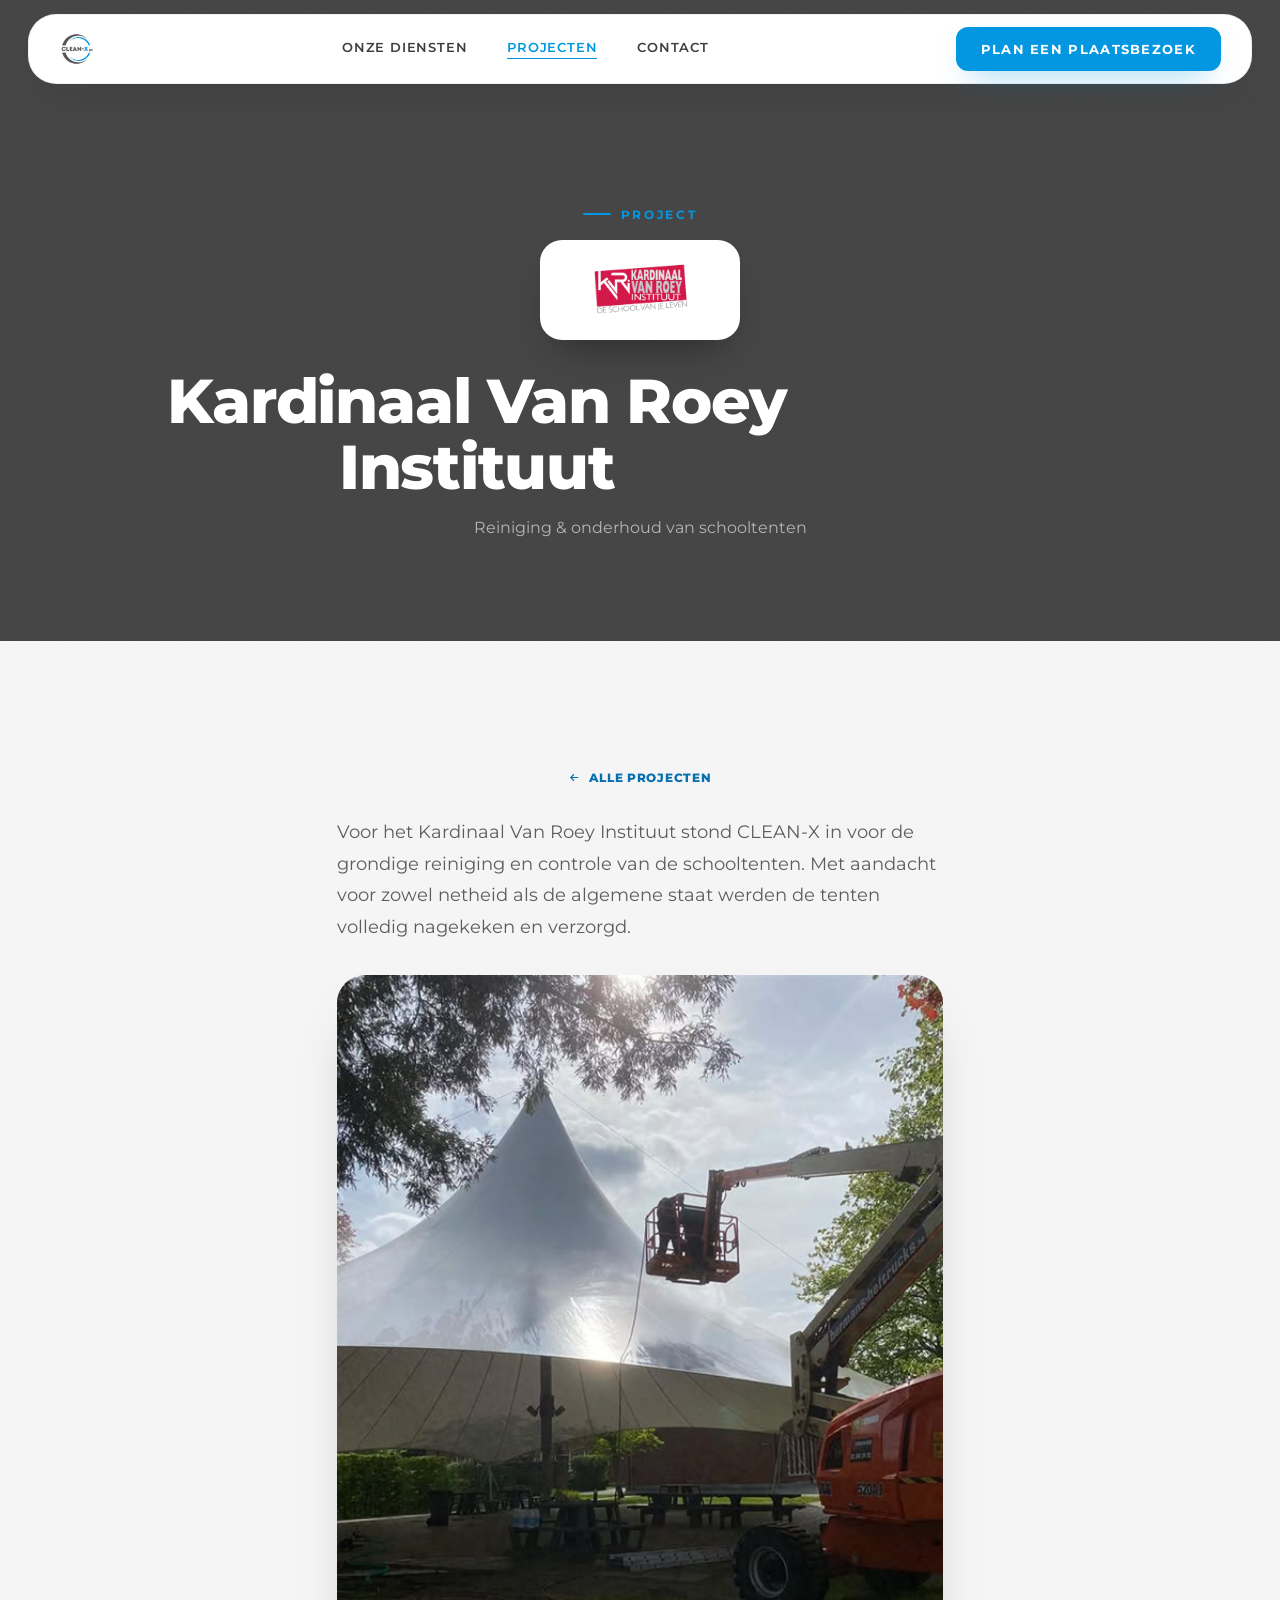
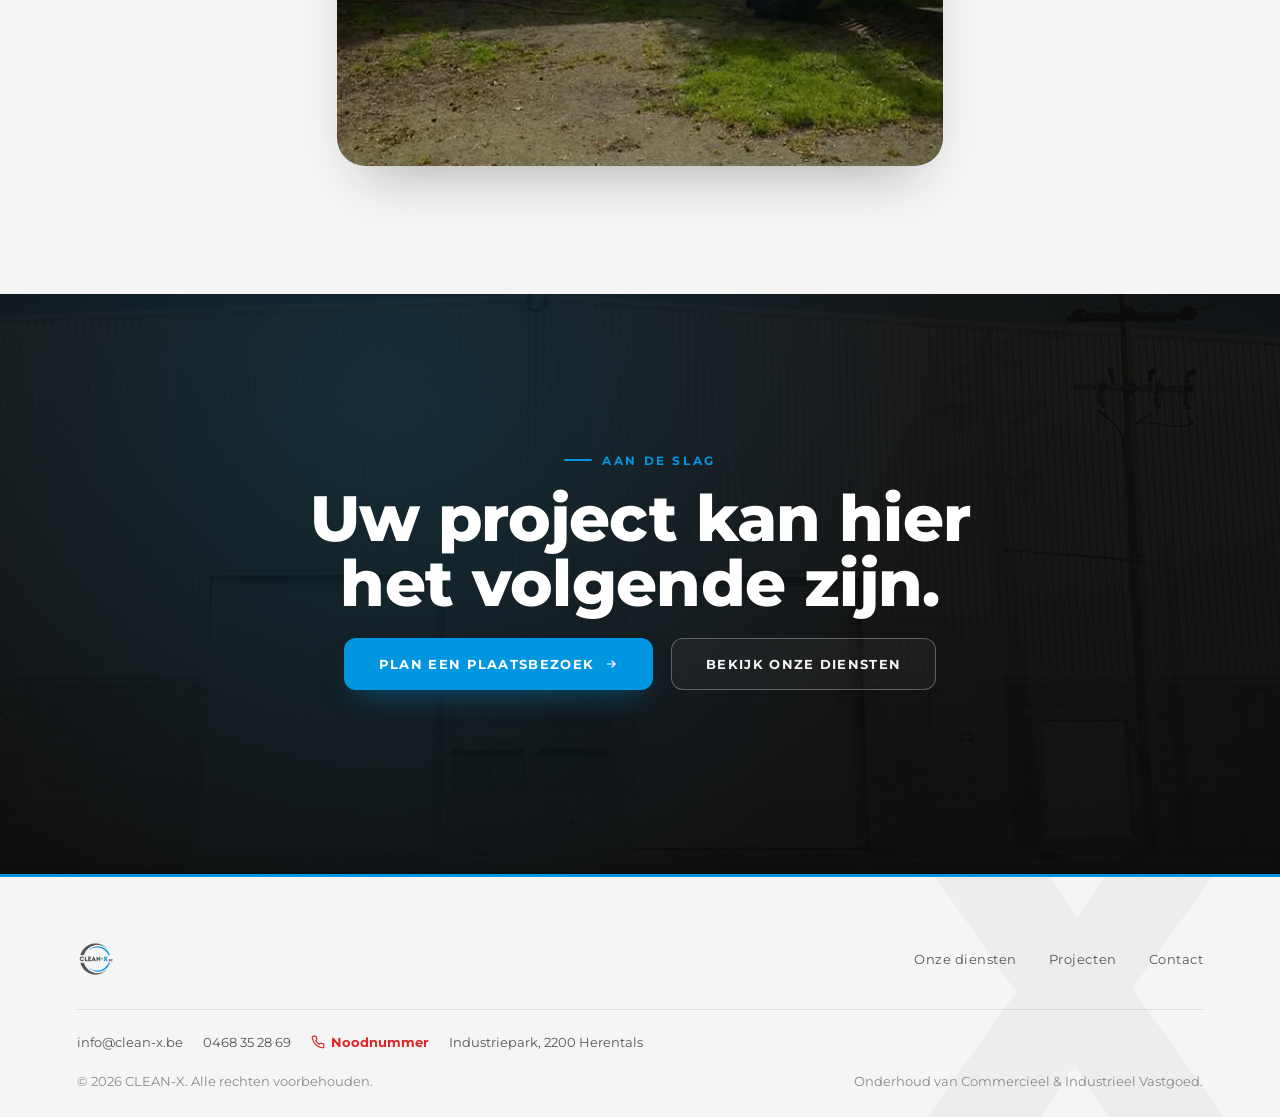
<file: project-kvri.html>
<!doctype html>
<html lang="nl">
<head>
<meta charset="UTF-8">
<meta name="robots" content="noindex, nofollow">
<meta name="viewport" content="width=device-width, initial-scale=1.0">
<title>Kardinaal Van Roey Instituut — Project CLEAN-X</title>
<meta name="description" content="CLEAN-X verzorgde de grondige reiniging en controle van de schooltenten voor het Kardinaal Van Roey Instituut.">
<link rel="preconnect" href="https://fonts.googleapis.com">
<link rel="preconnect" href="https://fonts.gstatic.com" crossorigin>
<link href="https://fonts.googleapis.com/css2?family=Montserrat:wght@400;500;600;700;800&display=swap" rel="stylesheet">
<link rel="stylesheet" href="assets/css/style.css">
<link rel="stylesheet" href="assets/css/about.css">
</head>
<body>

<!-- ============================= NAV ============================= -->
<header class="nav" id="nav">
  <a href="index.html#top" class="nav-logo" aria-label="CLEAN-X home">
    <img src="assets/img/logo-clean-x.png" alt="CLEAN-X">
  </a>

  <nav class="nav-links">
    <a href="index.html#services">Onze diensten</a>
    <a href="projecten.html" class="is-active">Projecten</a>
    <a href="index.html#contact">Contact</a>
  </nav>

  <div class="nav-cta">

    <a href="index.html#contact" class="btn btn-primary">Plan een plaatsbezoek</a>
    <button class="nav-burger" id="burger" aria-label="Open menu">
      <span></span><span></span><span></span>
    </button>
  </div>
</header>

<div class="nav-mobile" id="navMobile">
  <a href="index.html#services">Onze diensten</a>
  <a href="projecten.html">Projecten</a>
  <a href="index.html#contact">Contact</a>

</div>

<!-- ============================= PROJECT HERO ============================= -->
<section class="project-hero" id="top">
  <div class="wrap reveal">
    <div class="eyebrow">Project</div>
    <div class="project-hero-logo">
      <img src="assets/img/clients/kvri.png" alt="Kardinaal Van Roey Instituut">
    </div>
    <h1 class="about-hero-title project-hero-title">Kardinaal Van Roey Instituut</h1>
    <p class="project-hero-sub">Reiniging &amp; onderhoud van schooltenten</p>
  </div>
</section>

<!-- ============================= PROJECT DETAIL ============================= -->
<section class="about-block about-block--light section-pad">
  <div class="wrap about-narrow project-detail">
    <a href="projecten.html" class="project-back reveal">
      <svg viewBox="0 0 24 24" fill="none" stroke="currentColor" stroke-width="2"><path d="M5 12h14M13 6l6 6-6 6"/></svg>
      Alle projecten
    </a>
    <p class="about-copy reveal">Voor het Kardinaal Van Roey Instituut stond CLEAN-X in voor de grondige reiniging en controle van de schooltenten. Met aandacht voor zowel netheid als de algemene staat werden de tenten volledig nagekeken en verzorgd.</p>
    <div class="project-photo reveal">
      <img src="assets/img/project-kvri.jpg" alt="Reiniging van de schooltent bij Kardinaal Van Roey Instituut">
    </div>
  </div>
</section>

<!-- ============================= CTA ============================= -->
<section class="cta section-pad">
  <div class="cta-media">
    <img src="assets/img/cta-bg.jpg" alt="Industrieel gebouw">
  </div>
  <div class="wrap">
    <div class="cta-inner reveal">
      <div class="eyebrow" style="justify-content:center;">Aan de slag</div>
      <h2 class="h-lg">Uw project kan hier<br>het volgende zijn.</h2>
      <div class="cta-ctas">
        <a href="index.html#contact" class="btn btn-primary">
          Plan een plaatsbezoek
          <svg viewBox="0 0 24 24" fill="none" stroke="currentColor" stroke-width="2"><path d="M5 12h14M13 6l6 6-6 6"/></svg>
        </a>
        <a href="index.html#services" class="btn btn-outline">Bekijk onze diensten</a>
      </div>
    </div>
  </div>
</section>

<!-- ============================= FOOTER ============================= -->
<footer>
  <div class="wrap">
    <div class="footer-top">
      <a href="index.html#top" class="footer-logo" aria-label="CLEAN-X home">
        <img src="assets/img/logo-clean-x.png" alt="CLEAN-X">
      </a>
      <nav class="footer-nav">
        <a href="index.html#services">Onze diensten</a>
        <a href="projecten.html">Projecten</a>
        <a href="index.html#contact">Contact</a>
      </nav>
    </div>
    <div class="footer-contact">
      <a href="mailto:info@clean-x.be">info@clean-x.be</a>
      <a href="tel:+32468352869">0468 35 28 69</a>
      <a href="tel:+32468352869" class="footer-emergency"><svg viewBox="0 0 24 24" fill="none" stroke="currentColor" stroke-width="2"><path d="M22 16.92v3a2 2 0 0 1-2.18 2 19.79 19.79 0 0 1-8.63-3.07 19.5 19.5 0 0 1-6-6 19.79 19.79 0 0 1-3.07-8.67A2 2 0 0 1 4.11 2h3a2 2 0 0 1 2 1.72c.127.96.362 1.903.7 2.81a2 2 0 0 1-.45 2.11L8.09 9.91a16 16 0 0 0 6 6l1.27-1.27a2 2 0 0 1 2.11-.45c.907.338 1.85.573 2.81.7A2 2 0 0 1 22 16.92Z"/></svg>Noodnummer</a>
      <span>Industriepark, 2200 Herentals</span>
    </div>
    <div class="footer-bottom">
      <span>&copy; <span id="year"></span> CLEAN-X. Alle rechten voorbehouden.</span>
      <span>Onderhoud van Commercieel &amp; Industrieel Vastgoed.</span>
    </div>
  </div>
</footer>

<script src="assets/js/main.js"></script>
</body>
</html>
</file>
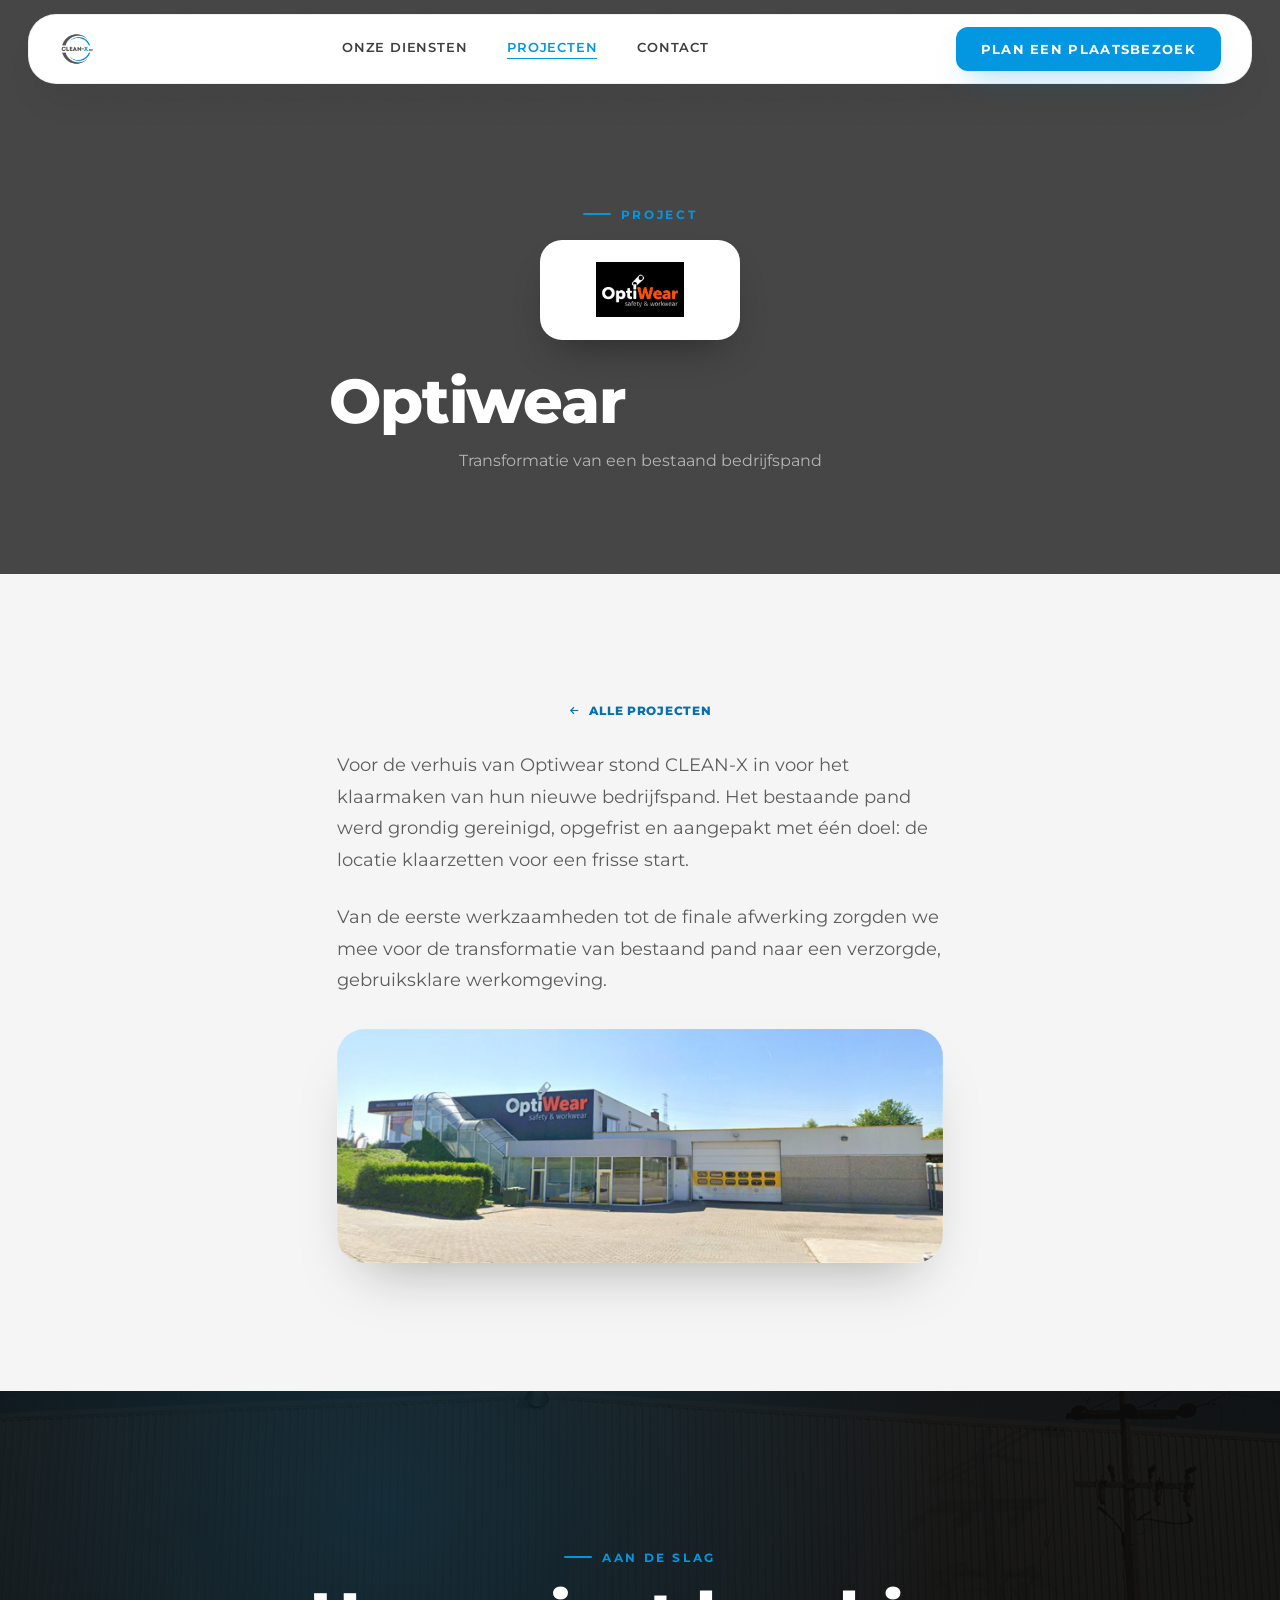
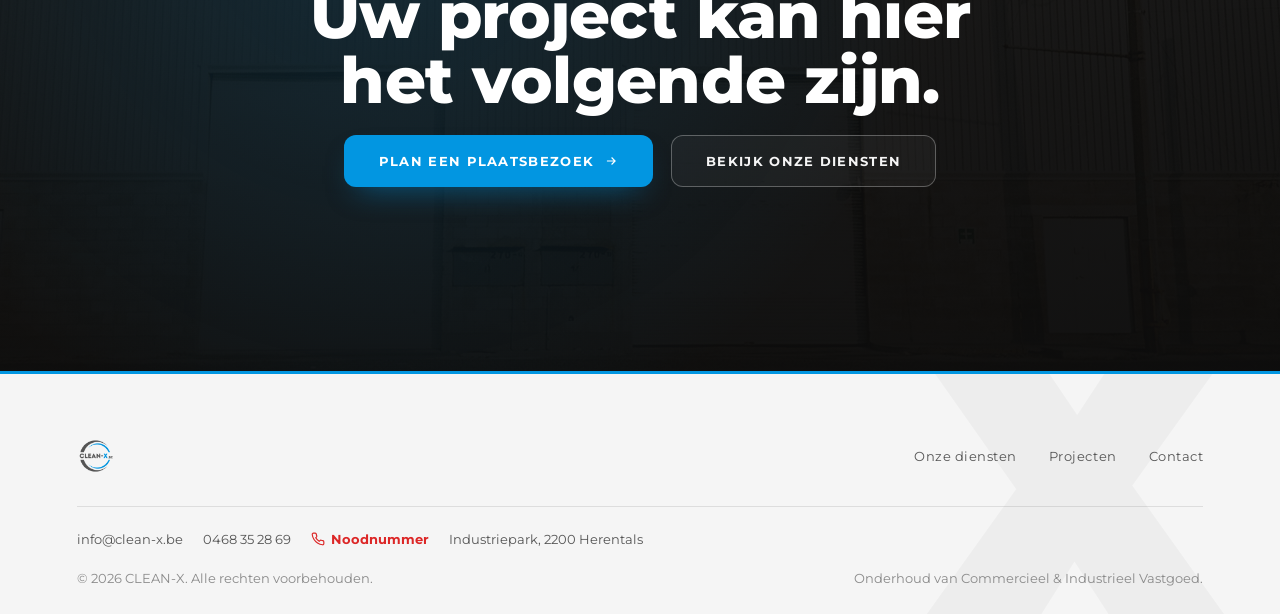
<file: project-optiwear.html>
<!doctype html>
<html lang="nl">
<head>
<meta charset="UTF-8">
<meta name="robots" content="noindex, nofollow">
<meta name="viewport" content="width=device-width, initial-scale=1.0">
<title>Optiwear — Project CLEAN-X</title>
<meta name="description" content="CLEAN-X maakte het nieuwe bedrijfspand van Optiwear klaar voor een frisse start: grondige reiniging en opfrissing bij de verhuis.">
<link rel="preconnect" href="https://fonts.googleapis.com">
<link rel="preconnect" href="https://fonts.gstatic.com" crossorigin>
<link href="https://fonts.googleapis.com/css2?family=Montserrat:wght@400;500;600;700;800&display=swap" rel="stylesheet">
<link rel="stylesheet" href="assets/css/style.css">
<link rel="stylesheet" href="assets/css/about.css">
</head>
<body>

<!-- ============================= NAV ============================= -->
<header class="nav" id="nav">
  <a href="index.html#top" class="nav-logo" aria-label="CLEAN-X home">
    <img src="assets/img/logo-clean-x.png" alt="CLEAN-X">
  </a>

  <nav class="nav-links">
    <a href="index.html#services">Onze diensten</a>
    <a href="projecten.html" class="is-active">Projecten</a>
    <a href="index.html#contact">Contact</a>
  </nav>

  <div class="nav-cta">

    <a href="index.html#contact" class="btn btn-primary">Plan een plaatsbezoek</a>
    <button class="nav-burger" id="burger" aria-label="Open menu">
      <span></span><span></span><span></span>
    </button>
  </div>
</header>

<div class="nav-mobile" id="navMobile">
  <a href="index.html#services">Onze diensten</a>
  <a href="projecten.html">Projecten</a>
  <a href="index.html#contact">Contact</a>

</div>

<!-- ============================= PROJECT HERO ============================= -->
<section class="project-hero" id="top">
  <div class="wrap reveal">
    <div class="eyebrow">Project</div>
    <div class="project-hero-logo">
      <img src="assets/img/clients/optiwear.png" alt="Optiwear">
    </div>
    <h1 class="about-hero-title project-hero-title">Optiwear</h1>
    <p class="project-hero-sub">Transformatie van een bestaand bedrijfspand</p>
  </div>
</section>

<!-- ============================= PROJECT DETAIL ============================= -->
<section class="about-block about-block--light section-pad">
  <div class="wrap about-narrow project-detail">
    <a href="projecten.html" class="project-back reveal">
      <svg viewBox="0 0 24 24" fill="none" stroke="currentColor" stroke-width="2"><path d="M5 12h14M13 6l6 6-6 6"/></svg>
      Alle projecten
    </a>
    <p class="about-copy reveal">Voor de verhuis van Optiwear stond CLEAN-X in voor het klaarmaken van hun nieuwe bedrijfspand. Het bestaande pand werd grondig gereinigd, opgefrist en aangepakt met één doel: de locatie klaarzetten voor een frisse start.</p>
    <p class="about-copy reveal">Van de eerste werkzaamheden tot de finale afwerking zorgden we mee voor de transformatie van bestaand pand naar een verzorgde, gebruiksklare werkomgeving.</p>
    <div class="project-photo reveal">
      <img src="assets/img/project-optiwear.jpg" alt="Bedrijfspand van Optiwear">
    </div>
  </div>
</section>

<!-- ============================= CTA ============================= -->
<section class="cta section-pad">
  <div class="cta-media">
    <img src="assets/img/cta-bg.jpg" alt="Industrieel gebouw">
  </div>
  <div class="wrap">
    <div class="cta-inner reveal">
      <div class="eyebrow" style="justify-content:center;">Aan de slag</div>
      <h2 class="h-lg">Uw project kan hier<br>het volgende zijn.</h2>
      <div class="cta-ctas">
        <a href="index.html#contact" class="btn btn-primary">
          Plan een plaatsbezoek
          <svg viewBox="0 0 24 24" fill="none" stroke="currentColor" stroke-width="2"><path d="M5 12h14M13 6l6 6-6 6"/></svg>
        </a>
        <a href="index.html#services" class="btn btn-outline">Bekijk onze diensten</a>
      </div>
    </div>
  </div>
</section>

<!-- ============================= FOOTER ============================= -->
<footer>
  <div class="wrap">
    <div class="footer-top">
      <a href="index.html#top" class="footer-logo" aria-label="CLEAN-X home">
        <img src="assets/img/logo-clean-x.png" alt="CLEAN-X">
      </a>
      <nav class="footer-nav">
        <a href="index.html#services">Onze diensten</a>
        <a href="projecten.html">Projecten</a>
        <a href="index.html#contact">Contact</a>
      </nav>
    </div>
    <div class="footer-contact">
      <a href="mailto:info@clean-x.be">info@clean-x.be</a>
      <a href="tel:+32468352869">0468 35 28 69</a>
      <a href="tel:+32468352869" class="footer-emergency"><svg viewBox="0 0 24 24" fill="none" stroke="currentColor" stroke-width="2"><path d="M22 16.92v3a2 2 0 0 1-2.18 2 19.79 19.79 0 0 1-8.63-3.07 19.5 19.5 0 0 1-6-6 19.79 19.79 0 0 1-3.07-8.67A2 2 0 0 1 4.11 2h3a2 2 0 0 1 2 1.72c.127.96.362 1.903.7 2.81a2 2 0 0 1-.45 2.11L8.09 9.91a16 16 0 0 0 6 6l1.27-1.27a2 2 0 0 1 2.11-.45c.907.338 1.85.573 2.81.7A2 2 0 0 1 22 16.92Z"/></svg>Noodnummer</a>
      <span>Industriepark, 2200 Herentals</span>
    </div>
    <div class="footer-bottom">
      <span>&copy; <span id="year"></span> CLEAN-X. Alle rechten voorbehouden.</span>
      <span>Onderhoud van Commercieel &amp; Industrieel Vastgoed.</span>
    </div>
  </div>
</footer>

<script src="assets/js/main.js"></script>
</body>
</html>
</file>
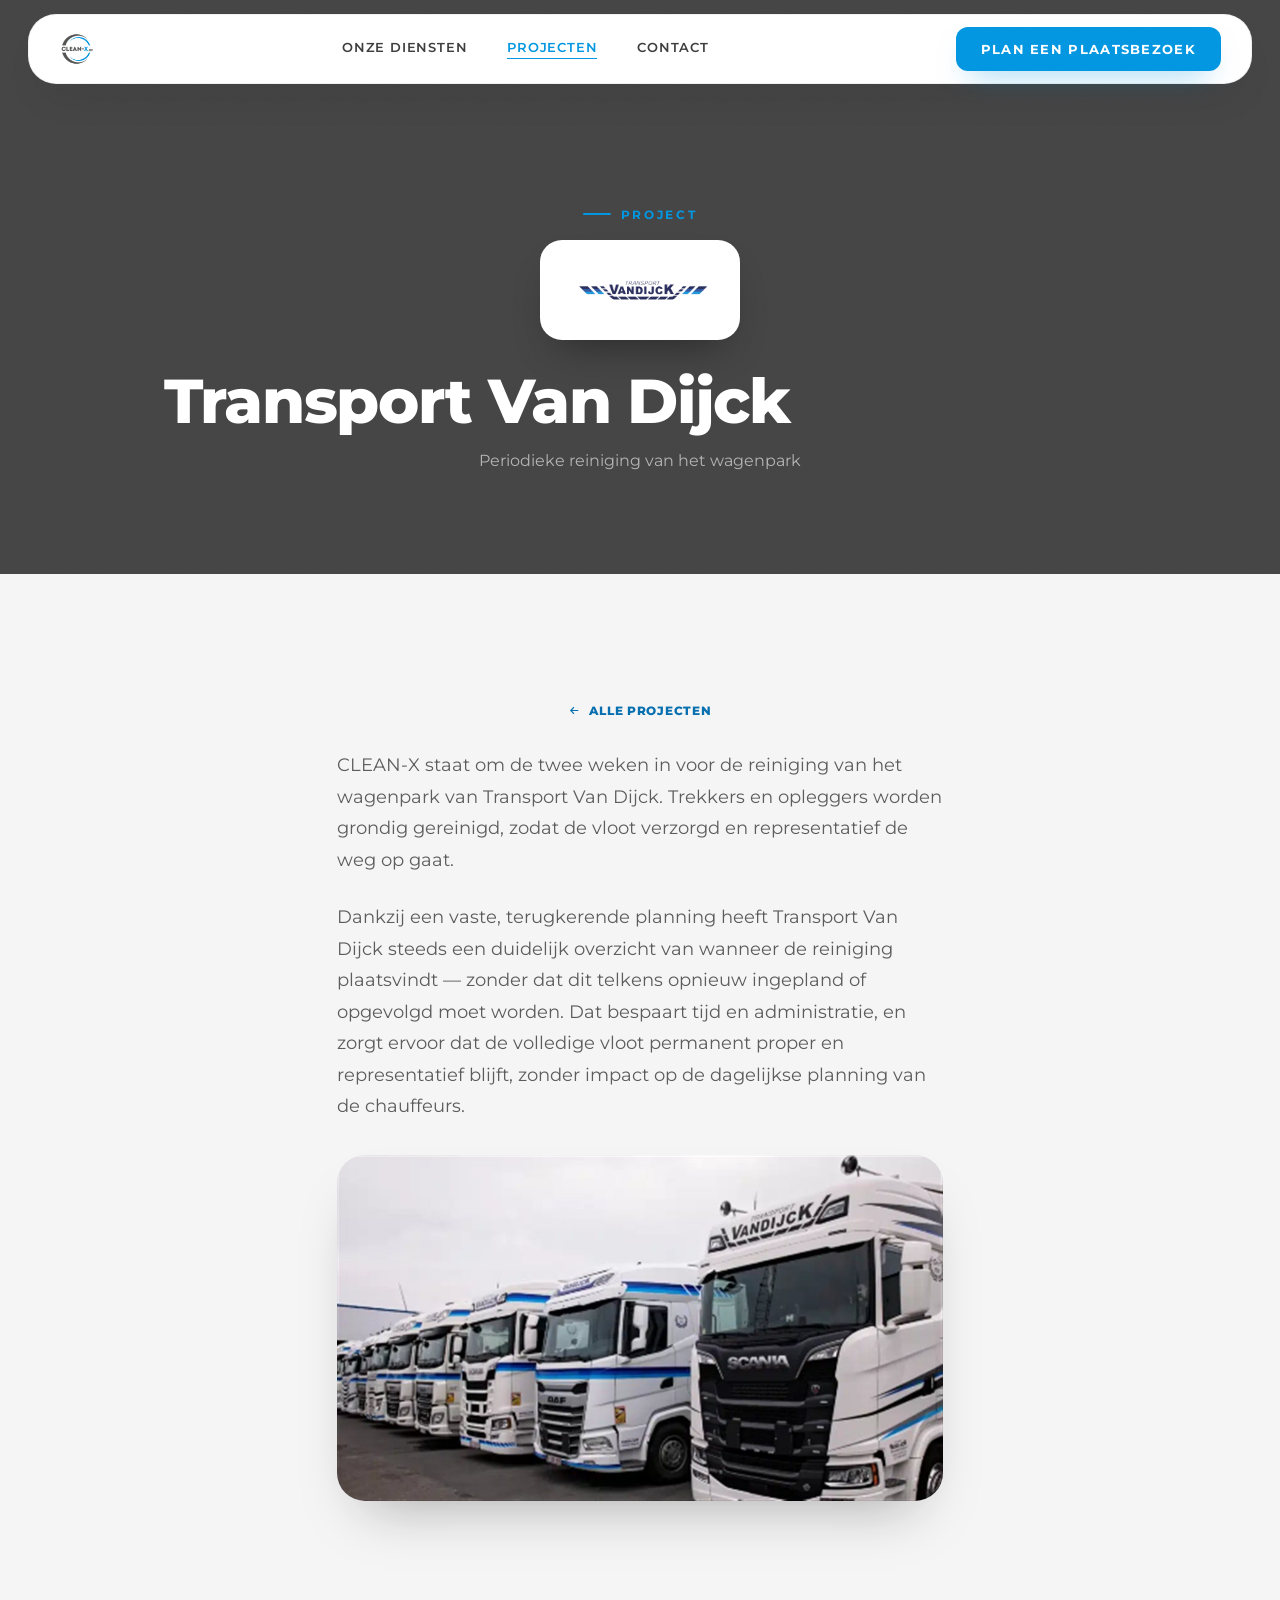
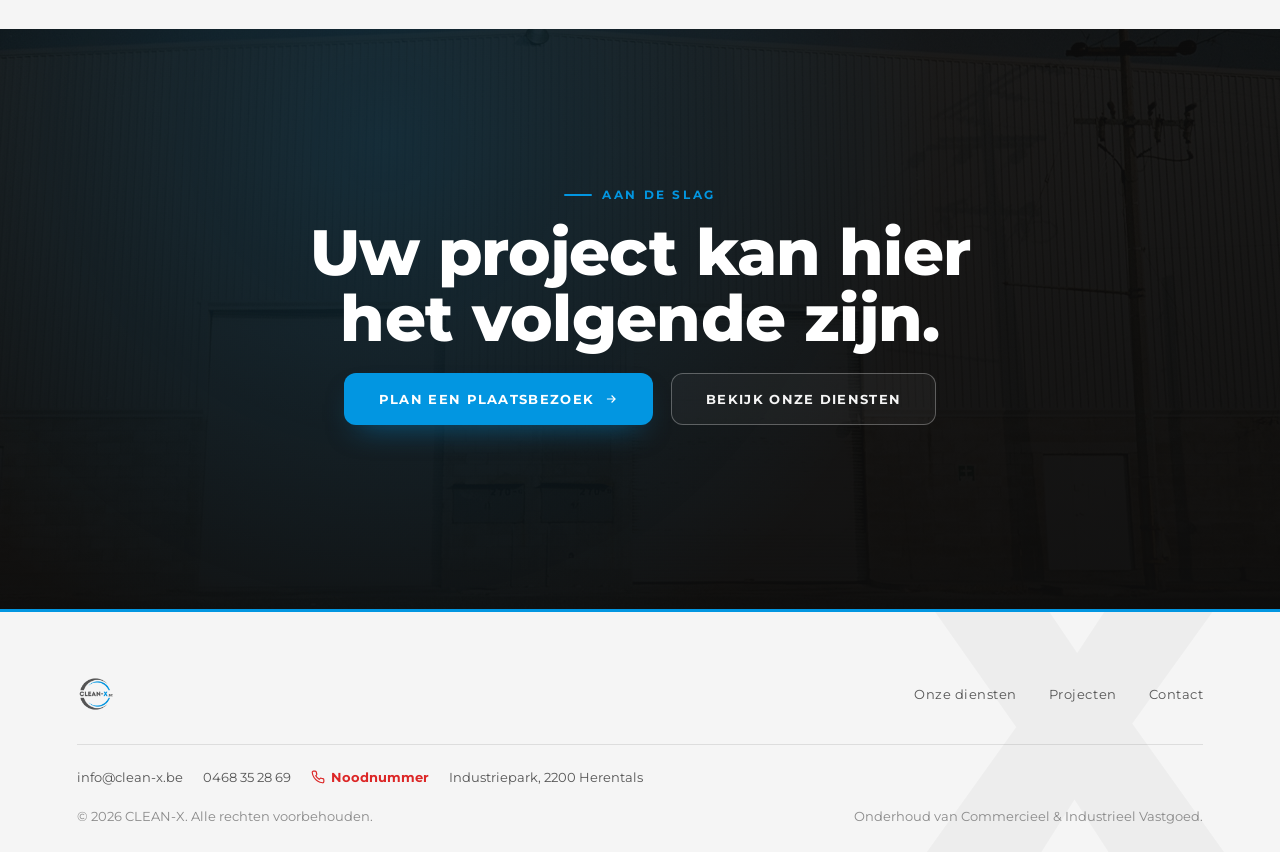
<file: project-van-dijck.html>
<!doctype html>
<html lang="nl">
<head>
<meta charset="UTF-8">
<meta name="robots" content="noindex, nofollow">
<meta name="viewport" content="width=device-width, initial-scale=1.0">
<title>Transport Van Dijck — Project CLEAN-X</title>
<meta name="description" content="CLEAN-X verzorgt de periodieke reiniging van het wagenpark van Transport Van Dijck: trekkers en opleggers grondig gereinigd.">
<link rel="preconnect" href="https://fonts.googleapis.com">
<link rel="preconnect" href="https://fonts.gstatic.com" crossorigin>
<link href="https://fonts.googleapis.com/css2?family=Montserrat:wght@400;500;600;700;800&display=swap" rel="stylesheet">
<link rel="stylesheet" href="assets/css/style.css">
<link rel="stylesheet" href="assets/css/about.css">
</head>
<body>

<!-- ============================= NAV ============================= -->
<header class="nav" id="nav">
  <a href="index.html#top" class="nav-logo" aria-label="CLEAN-X home">
    <img src="assets/img/logo-clean-x.png" alt="CLEAN-X">
  </a>

  <nav class="nav-links">
    <a href="index.html#services">Onze diensten</a>
    <a href="projecten.html" class="is-active">Projecten</a>
    <a href="index.html#contact">Contact</a>
  </nav>

  <div class="nav-cta">

    <a href="index.html#contact" class="btn btn-primary">Plan een plaatsbezoek</a>
    <button class="nav-burger" id="burger" aria-label="Open menu">
      <span></span><span></span><span></span>
    </button>
  </div>
</header>

<div class="nav-mobile" id="navMobile">
  <a href="index.html#services">Onze diensten</a>
  <a href="projecten.html">Projecten</a>
  <a href="index.html#contact">Contact</a>

</div>

<!-- ============================= PROJECT HERO ============================= -->
<section class="project-hero" id="top">
  <div class="wrap reveal">
    <div class="eyebrow">Project</div>
    <div class="project-hero-logo">
      <img src="assets/img/clients/vandijck.png" alt="Transport Van Dijck">
    </div>
    <h1 class="about-hero-title project-hero-title">Transport Van Dijck</h1>
    <p class="project-hero-sub">Periodieke reiniging van het wagenpark</p>
  </div>
</section>

<!-- ============================= PROJECT DETAIL ============================= -->
<section class="about-block about-block--light section-pad">
  <div class="wrap about-narrow project-detail">
    <a href="projecten.html" class="project-back reveal">
      <svg viewBox="0 0 24 24" fill="none" stroke="currentColor" stroke-width="2"><path d="M5 12h14M13 6l6 6-6 6"/></svg>
      Alle projecten
    </a>
    <p class="about-copy reveal">CLEAN-X staat om de twee weken in voor de reiniging van het wagenpark van Transport Van Dijck. Trekkers en opleggers worden grondig gereinigd, zodat de vloot verzorgd en representatief de weg op gaat.</p>
    <p class="about-copy reveal">Dankzij een vaste, terugkerende planning heeft Transport Van Dijck steeds een duidelijk overzicht van wanneer de reiniging plaatsvindt &mdash; zonder dat dit telkens opnieuw ingepland of opgevolgd moet worden. Dat bespaart tijd en administratie, en zorgt ervoor dat de volledige vloot permanent proper en representatief blijft, zonder impact op de dagelijkse planning van de chauffeurs.</p>
    <div class="project-photo reveal">
      <img src="assets/img/project-van-dijck.jpg" alt="Wagenpark van Transport Van Dijck">
    </div>
  </div>
</section>

<!-- ============================= CTA ============================= -->
<section class="cta section-pad">
  <div class="cta-media">
    <img src="assets/img/cta-bg.jpg" alt="Industrieel gebouw">
  </div>
  <div class="wrap">
    <div class="cta-inner reveal">
      <div class="eyebrow" style="justify-content:center;">Aan de slag</div>
      <h2 class="h-lg">Uw project kan hier<br>het volgende zijn.</h2>
      <div class="cta-ctas">
        <a href="index.html#contact" class="btn btn-primary">
          Plan een plaatsbezoek
          <svg viewBox="0 0 24 24" fill="none" stroke="currentColor" stroke-width="2"><path d="M5 12h14M13 6l6 6-6 6"/></svg>
        </a>
        <a href="index.html#services" class="btn btn-outline">Bekijk onze diensten</a>
      </div>
    </div>
  </div>
</section>

<!-- ============================= FOOTER ============================= -->
<footer>
  <div class="wrap">
    <div class="footer-top">
      <a href="index.html#top" class="footer-logo" aria-label="CLEAN-X home">
        <img src="assets/img/logo-clean-x.png" alt="CLEAN-X">
      </a>
      <nav class="footer-nav">
        <a href="index.html#services">Onze diensten</a>
        <a href="projecten.html">Projecten</a>
        <a href="index.html#contact">Contact</a>
      </nav>
    </div>
    <div class="footer-contact">
      <a href="mailto:info@clean-x.be">info@clean-x.be</a>
      <a href="tel:+32468352869">0468 35 28 69</a>
      <a href="tel:+32468352869" class="footer-emergency"><svg viewBox="0 0 24 24" fill="none" stroke="currentColor" stroke-width="2"><path d="M22 16.92v3a2 2 0 0 1-2.18 2 19.79 19.79 0 0 1-8.63-3.07 19.5 19.5 0 0 1-6-6 19.79 19.79 0 0 1-3.07-8.67A2 2 0 0 1 4.11 2h3a2 2 0 0 1 2 1.72c.127.96.362 1.903.7 2.81a2 2 0 0 1-.45 2.11L8.09 9.91a16 16 0 0 0 6 6l1.27-1.27a2 2 0 0 1 2.11-.45c.907.338 1.85.573 2.81.7A2 2 0 0 1 22 16.92Z"/></svg>Noodnummer</a>
      <span>Industriepark, 2200 Herentals</span>
    </div>
    <div class="footer-bottom">
      <span>&copy; <span id="year"></span> CLEAN-X. Alle rechten voorbehouden.</span>
      <span>Onderhoud van Commercieel &amp; Industrieel Vastgoed.</span>
    </div>
  </div>
</footer>

<script src="assets/js/main.js"></script>
</body>
</html>
</file>
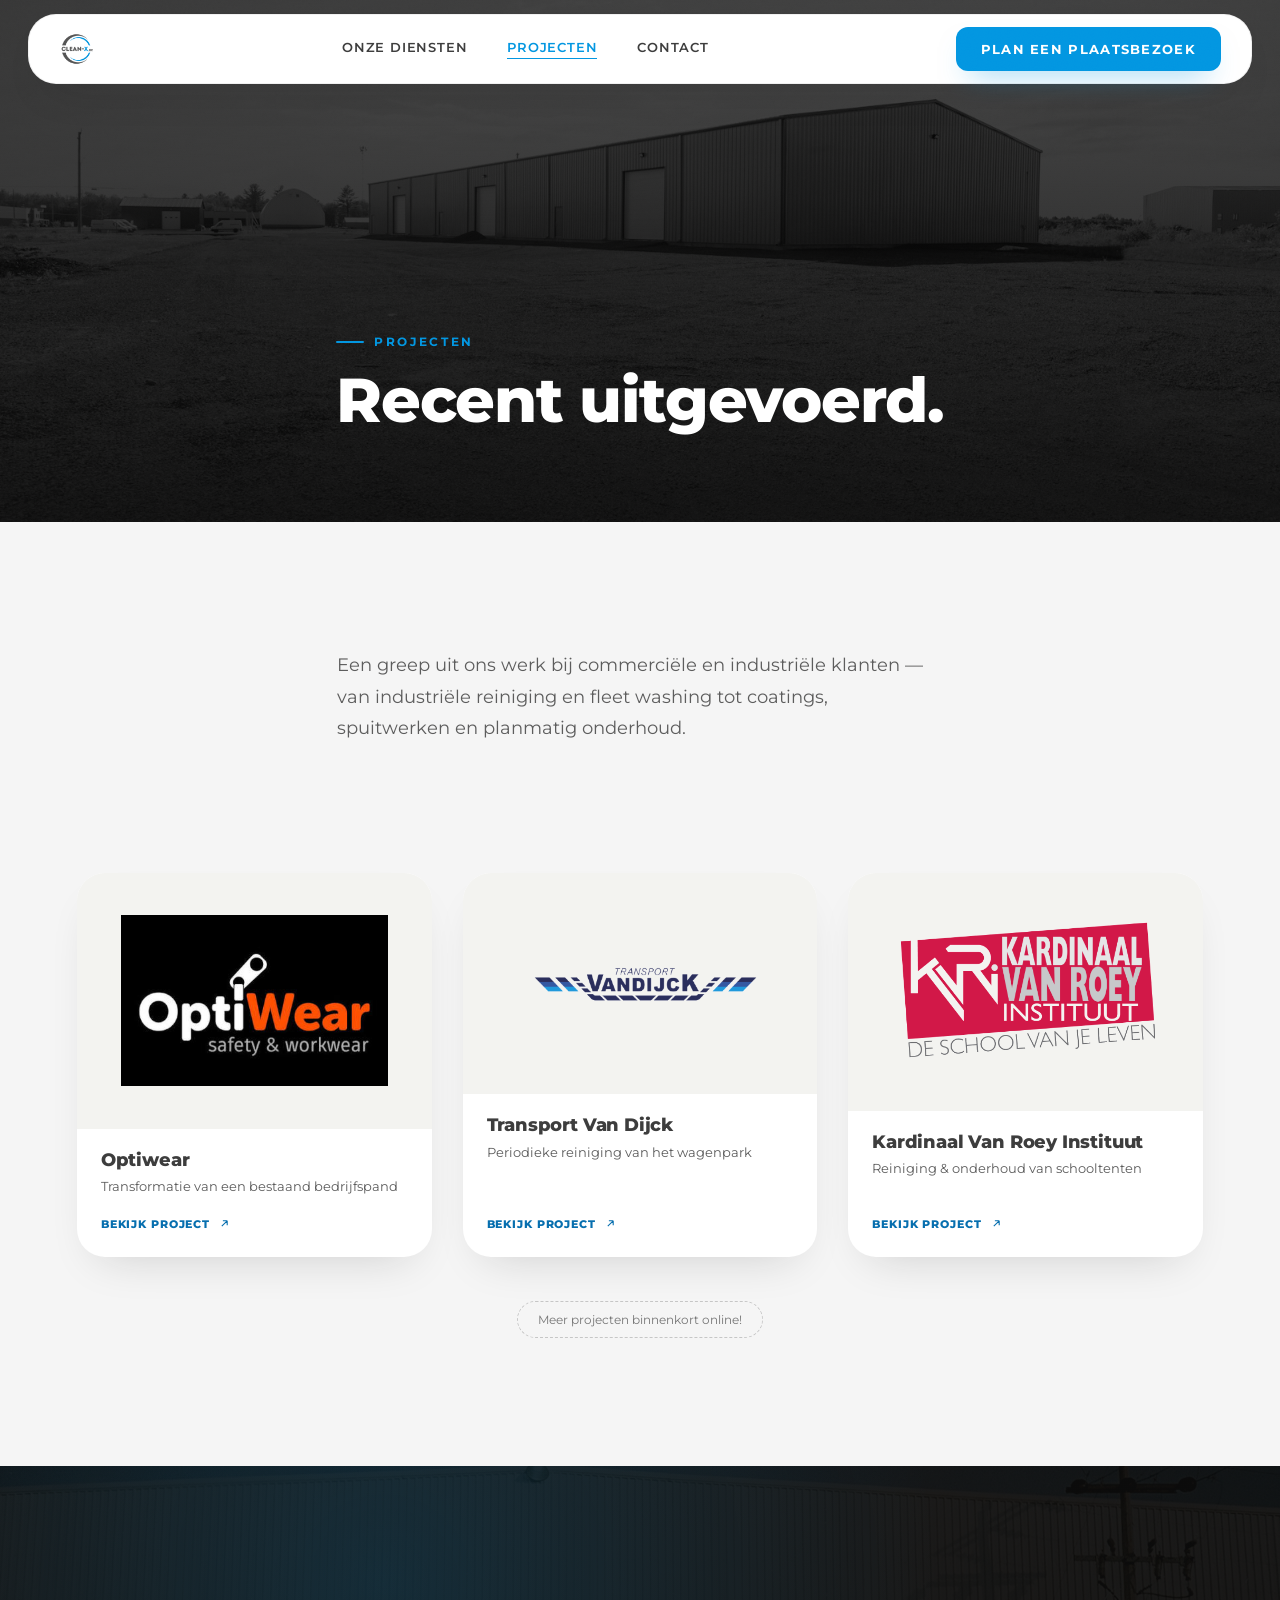
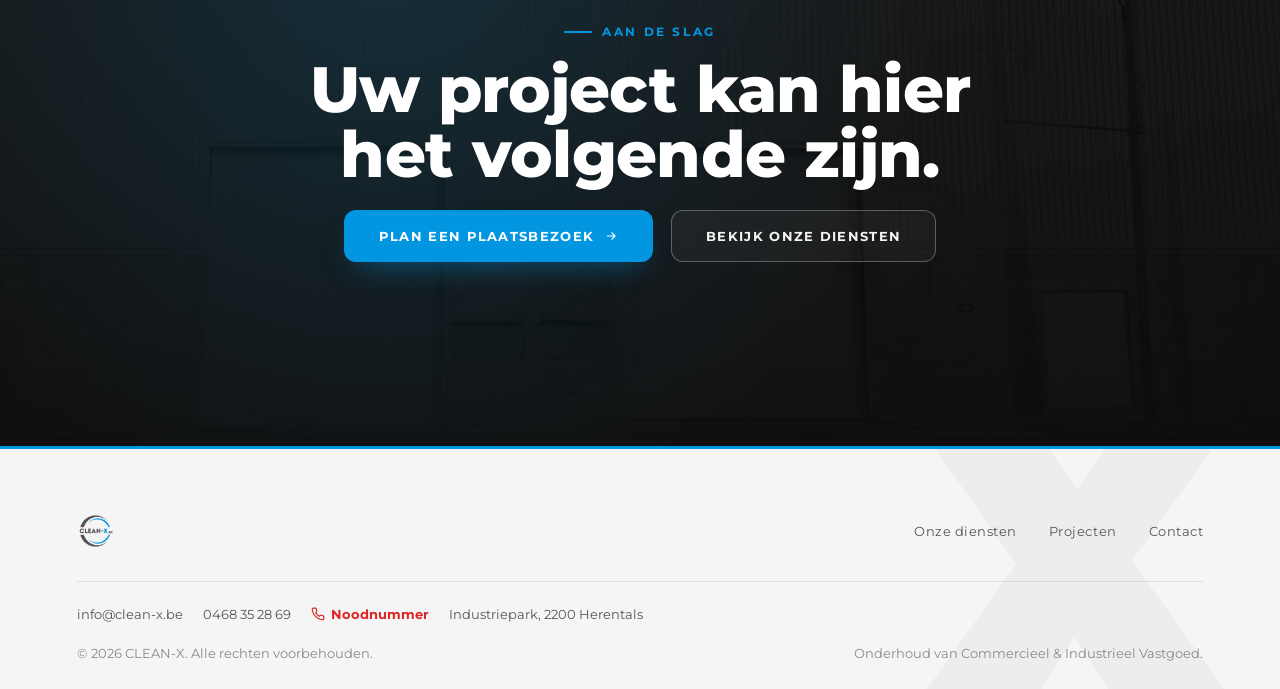
<file: projecten.html>
<!doctype html>
<html lang="nl">
<head>
<meta charset="UTF-8">
<meta name="robots" content="noindex, nofollow">
<meta name="viewport" content="width=device-width, initial-scale=1.0">
<title>Projecten — CLEAN-X</title>
<meta name="description" content="Een greep uit het werk van CLEAN-X bij commerciële en industriële klanten.">
<link rel="preconnect" href="https://fonts.googleapis.com">
<link rel="preconnect" href="https://fonts.gstatic.com" crossorigin>
<link href="https://fonts.googleapis.com/css2?family=Montserrat:wght@400;500;600;700;800&display=swap" rel="stylesheet">
<link rel="stylesheet" href="assets/css/style.css">
<link rel="stylesheet" href="assets/css/about.css">
</head>
<body>

<!-- ============================= NAV ============================= -->
<header class="nav" id="nav">
  <a href="index.html#top" class="nav-logo" aria-label="CLEAN-X home">
    <img src="assets/img/logo-clean-x.png" alt="CLEAN-X">
  </a>

  <nav class="nav-links">
    <a href="index.html#services">Onze diensten</a>
    <a href="projecten.html" class="is-active">Projecten</a>
    <a href="index.html#contact">Contact</a>
  </nav>

  <div class="nav-cta">

    <a href="index.html#contact" class="btn btn-primary">Plan een plaatsbezoek</a>
    <button class="nav-burger" id="burger" aria-label="Open menu">
      <span></span><span></span><span></span>
    </button>
  </div>
</header>

<div class="nav-mobile" id="navMobile">
  <a href="index.html#services">Onze diensten</a>
  <a href="projecten.html">Projecten</a>
  <a href="index.html#contact">Contact</a>

</div>

<!-- ============================= PROJECTS HERO ============================= -->
<section class="about-hero" id="top">
  <div class="about-hero-media">
    <img src="assets/img/properties-warehouse.jpg" alt="Industrieel bedrijfsgebouw">
  </div>
  <div class="wrap about-hero-inner reveal">
    <div class="eyebrow">Projecten</div>
    <h1 class="about-hero-title">Recent uitgevoerd.</h1>
  </div>
</section>

<!-- ============================= INTRO ============================= -->
<section class="about-block about-block--light section-pad">
  <div class="wrap about-narrow">
    <p class="about-copy reveal">Een greep uit ons werk bij commerciële en industriële klanten &mdash; van industriële reiniging en fleet washing tot coatings, spuitwerken en planmatig onderhoud.</p>
  </div>
</section>

<!-- ============================= PROJECT GRID ============================= -->
<section class="about-block about-block--light" style="padding-top:0; padding-bottom: clamp(72px, 10vw, 160px);">
  <div class="wrap">
    <div class="projects-grid reveal-stagger">
      <a href="project-optiwear.html" class="project-card reveal">
        <div class="project-logo">
          <img src="assets/img/clients/optiwear.png" alt="Optiwear">
        </div>
        <div class="project-body">
          <h3>Optiwear</h3>
          <p class="project-subtitle">Transformatie van een bestaand bedrijfspand</p>
          <span class="project-link">
            Bekijk project
            <svg viewBox="0 0 24 24" fill="none" stroke="currentColor" stroke-width="2"><path d="M7 17L17 7M17 7H9M17 7v8"/></svg>
          </span>
        </div>
      </a>
      <a href="project-van-dijck.html" class="project-card reveal">
        <div class="project-logo">
          <img src="assets/img/clients/vandijck.png" alt="Transport Van Dijck">
        </div>
        <div class="project-body">
          <h3>Transport Van Dijck</h3>
          <p class="project-subtitle">Periodieke reiniging van het wagenpark</p>
          <span class="project-link">
            Bekijk project
            <svg viewBox="0 0 24 24" fill="none" stroke="currentColor" stroke-width="2"><path d="M7 17L17 7M17 7H9M17 7v8"/></svg>
          </span>
        </div>
      </a>
      <a href="project-kvri.html" class="project-card reveal">
        <div class="project-logo">
          <img src="assets/img/clients/kvri.png" alt="Kardinaal Van Roey Instituut">
        </div>
        <div class="project-body">
          <h3>Kardinaal Van Roey Instituut</h3>
          <p class="project-subtitle">Reiniging &amp; onderhoud van schooltenten</p>
          <span class="project-link">
            Bekijk project
            <svg viewBox="0 0 24 24" fill="none" stroke="currentColor" stroke-width="2"><path d="M7 17L17 7M17 7H9M17 7v8"/></svg>
          </span>
        </div>
      </a>
    </div>
    <div style="text-align:center;">
      <span class="placeholder-note">Meer projecten binnenkort online!</span>
    </div>
  </div>
</section>

<!-- ============================= CTA ============================= -->
<section class="cta section-pad">
  <div class="cta-media">
    <img src="assets/img/cta-bg.jpg" alt="Industrieel gebouw">
  </div>
  <div class="wrap">
    <div class="cta-inner reveal">
      <div class="eyebrow" style="justify-content:center;">Aan de slag</div>
      <h2 class="h-lg">Uw project kan hier<br>het volgende zijn.</h2>
      <div class="cta-ctas">
        <a href="index.html#contact" class="btn btn-primary">
          Plan een plaatsbezoek
          <svg viewBox="0 0 24 24" fill="none" stroke="currentColor" stroke-width="2"><path d="M5 12h14M13 6l6 6-6 6"/></svg>
        </a>
        <a href="index.html#services" class="btn btn-outline">Bekijk onze diensten</a>
      </div>
    </div>
  </div>
</section>

<!-- ============================= FOOTER ============================= -->
<footer>
  <div class="wrap">
    <div class="footer-top">
      <a href="index.html#top" class="footer-logo" aria-label="CLEAN-X home">
        <img src="assets/img/logo-clean-x.png" alt="CLEAN-X">
      </a>
      <nav class="footer-nav">
        <a href="index.html#services">Onze diensten</a>
        <a href="projecten.html">Projecten</a>
        <a href="index.html#contact">Contact</a>
      </nav>
    </div>
    <div class="footer-contact">
      <a href="mailto:info@clean-x.be">info@clean-x.be</a>
      <a href="tel:+32468352869">0468 35 28 69</a>
      <a href="tel:+32468352869" class="footer-emergency"><svg viewBox="0 0 24 24" fill="none" stroke="currentColor" stroke-width="2"><path d="M22 16.92v3a2 2 0 0 1-2.18 2 19.79 19.79 0 0 1-8.63-3.07 19.5 19.5 0 0 1-6-6 19.79 19.79 0 0 1-3.07-8.67A2 2 0 0 1 4.11 2h3a2 2 0 0 1 2 1.72c.127.96.362 1.903.7 2.81a2 2 0 0 1-.45 2.11L8.09 9.91a16 16 0 0 0 6 6l1.27-1.27a2 2 0 0 1 2.11-.45c.907.338 1.85.573 2.81.7A2 2 0 0 1 22 16.92Z"/></svg>Noodnummer</a>
      <span>Industriepark, 2200 Herentals</span>
    </div>
    <div class="footer-bottom">
      <span>&copy; <span id="year"></span> CLEAN-X. Alle rechten voorbehouden.</span>
      <span>Onderhoud van Commercieel &amp; Industrieel Vastgoed.</span>
    </div>
  </div>
</footer>

<script src="assets/js/main.js"></script>
</body>
</html>
</file>
<file: assets/css/style.css>
/* ==========================================================================
   CLEAN-X — Design tokens
   ========================================================================== */
:root {
  --blue: #0296E1;
  --blue-dim: #076FAF;
  --orange: var(--blue);
  --orange-dim: var(--blue-dim);
  --black: #3d3d3d;
  --dark: #454545;
  --dark-2: #505050;
  --gray: #5c5c5c;
  --gray-light: #7d7d7d;
  --off-white: #f5f5f5;
  --white: #ffffff;

  --font: 'Montserrat', Arial, sans-serif;

  --section-pad: clamp(72px, 10vw, 160px);
  --gutter: clamp(20px, 6vw, 96px);
  --ease: cubic-bezier(.16,.84,.44,1);

  /* radius system */
  --r-xl: 40px;
  --r-lg: 28px;
  --r-md: 22px;
  --r-sm: 16px;
  --r-pill: 999px;

  --shadow-dark: 0 24px 60px -24px rgba(0,0,0,0.55);
  --shadow-light: 0 20px 46px -22px rgba(20,20,20,0.18);
}

* { box-sizing: border-box; }
html { scroll-behavior: smooth; }

body {
  margin: 0;
  font-family: var(--font);
  background: var(--black);
  color: var(--off-white);
  -webkit-font-smoothing: antialiased;
  overflow-x: hidden;
}

body::after {
  content: "";
  position: fixed;
  inset: 0;
  z-index: 999;
  pointer-events: none;
  opacity: 0.035;
  mix-blend-mode: overlay;
  background-image: url("data:image/svg+xml,%3Csvg xmlns='http://www.w3.org/2000/svg' width='120' height='120'%3E%3Cfilter id='n'%3E%3CfeTurbulence type='fractalNoise' baseFrequency='0.85' numOctaves='2' stitchTiles='stitch'/%3E%3C/filter%3E%3Crect width='100%25' height='100%25' filter='url(%23n)'/%3E%3C/svg%3E");
}

img { display: block; max-width: 100%; }
a { color: inherit; text-decoration: none; }
button { font-family: inherit; cursor: pointer; }
ul { list-style: none; margin: 0; padding: 0; }

.wrap {
  max-width: 1360px;
  margin: 0 auto;
  padding-left: var(--gutter);
  padding-right: var(--gutter);
}

.eyebrow {
  display: inline-flex;
  align-items: center;
  gap: 10px;
  font-size: 12px;
  font-weight: 700;
  letter-spacing: 0.22em;
  text-transform: uppercase;
  color: var(--orange);
  margin-bottom: 18px;
}
.eyebrow::before {
  content: "";
  width: 28px;
  height: 2px;
  border-radius: var(--r-pill);
  background: var(--orange);
}

.hero-inner .eyebrow {
  font-size: 12px;
  font-weight: 500;
  letter-spacing: 0.16em;
  color: #a8a8a8;
}
.hero-inner .eyebrow::before {
  width: 20px;
  height: 1px;
  background: #7a7a7a;
}

h1, h2, h3 {
  font-family: var(--font);
  font-weight: 800;
  line-height: 1.02;
  margin: 0;
  letter-spacing: -0.01em;
}

.h-xl { font-size: clamp(44px, 8vw, 104px); }
.h-lg { font-size: clamp(34px, 5.2vw, 64px); }
.h-md { font-size: clamp(24px, 2.6vw, 32px); }

p { line-height: 1.6; color: #b9b9b9; margin: 0; }
.lead { font-size: clamp(16px, 1.6vw, 19px); }

.accent { color: var(--orange); }

/* Buttons — pill shaped, soft lift on hover */
.btn {
  position: relative;
  display: inline-flex;
  align-items: center;
  gap: 10px;
  padding: 17px 34px;
  font-size: 13px;
  font-weight: 700;
  letter-spacing: 0.1em;
  text-transform: uppercase;
  border-radius: 12px;
  border: 1px solid transparent;
  overflow: hidden;
  transition: transform .45s var(--ease), background .45s var(--ease), color .45s var(--ease), border-color .45s var(--ease), box-shadow .45s var(--ease);
  white-space: nowrap;
}
.btn::before {
  content: "";
  position: absolute;
  top: 0; bottom: 0; left: -60%;
  width: 40%;
  background: linear-gradient(115deg, transparent, rgba(255,255,255,0.35), transparent);
  transform: skewX(-20deg);
  transition: left .7s var(--ease);
}
.btn:hover::before { left: 130%; }
.btn-primary {
  background: var(--orange);
  color: var(--white);
  box-shadow: 0 14px 30px -14px rgba(2,150,225,0.55);
}
.btn-primary:hover { background: var(--off-white); color: var(--black); transform: translateY(-3px); box-shadow: 0 18px 38px -14px rgba(2,150,225,0.65); }
.btn-outline {
  border-color: rgba(245,245,245,0.3);
  color: var(--off-white);
  background: rgba(255,255,255,0.04);
}
.btn-outline:hover { border-color: var(--off-white); transform: translateY(-3px); background: rgba(255,255,255,0.08); }
.btn-outline.on-light {
  border-color: rgba(13,13,13,0.25);
  color: var(--black);
  background: transparent;
}
.btn-outline.on-light:hover { border-color: var(--black); }
.btn svg { width: 14px; height: 14px; transition: transform .4s var(--ease); }
.btn:hover svg { transform: translateX(3px); }

/* ==========================================================================
   Nav — floats into a rounded capsule once scrolled
   ========================================================================== */
.nav {
  position: fixed;
  top: 14px;
  left: clamp(12px, 3vw, 28px);
  right: clamp(12px, 3vw, 28px);
  z-index: 100;
  padding: 12px clamp(18px, 3vw, 30px);
  display: flex;
  align-items: center;
  justify-content: space-between;
  border-radius: var(--r-lg);
  background: var(--white);
  box-shadow: var(--shadow-light);
  transition: padding .5s var(--ease), background .5s var(--ease),
              top .5s var(--ease), left .5s var(--ease), right .5s var(--ease),
              border-radius .5s var(--ease), box-shadow .5s var(--ease), border-color .5s var(--ease);
  border: 1px solid rgba(13,13,13,0.06);
}
.nav.scrolled {
  box-shadow: var(--shadow-light);
}
.nav-logo { display: inline-flex; align-items: center; transition: transform .4s var(--ease); }
.nav-logo img { width: auto; height: 34px; display: block; }

.nav-links {
  display: flex;
  align-items: center;
  gap: 40px;
}
.nav-links a {
  font-size: 13px;
  font-weight: 600;
  letter-spacing: 0.06em;
  text-transform: uppercase;
  color: var(--black);
  position: relative;
  padding-bottom: 4px;
  transition: color .3s var(--ease);
}
.nav-links a:hover { color: var(--blue); }
.nav-links a::after {
  content: "";
  position: absolute;
  left: 0; bottom: 0;
  width: 0; height: 1px;
  background: var(--orange);
  transition: width .3s var(--ease);
}
.nav-links a:hover::after { width: 100%; }

.nav-cta { display: flex; align-items: center; gap: 16px; }
.nav .btn-primary { padding: 13px 24px; }

.btn-emergency {
  display: inline-flex;
  align-items: center;
  gap: 9px;
  padding: 15px 22px;
  border-radius: 12px;
  background: #d92b2b;
  color: var(--white);
  font-size: 13px;
  font-weight: 700;
  letter-spacing: 0.06em;
  text-transform: uppercase;
  white-space: nowrap;
  box-shadow: 0 10px 22px -12px rgba(217,43,43,0.55);
  transition: background .35s var(--ease), transform .35s var(--ease);
}
.btn-emergency:hover { background: #b91f1f; transform: translateY(-2px); }
.btn-emergency svg { width: 16px; height: 16px; flex-shrink: 0; }

.nav-mobile-emergency {
  display: inline-flex !important;
  align-items: center;
  gap: 10px;
  margin-top: 8px;
  padding: 14px 26px;
  border-radius: 12px;
  background: #d92b2b;
  color: var(--white) !important;
  font-size: 15px !important;
  font-weight: 700 !important;
}
.nav-mobile-emergency svg { width: 17px; height: 17px; }

@media (max-width: 640px) {
  .btn-emergency span.label { display: none; }
  .btn-emergency { padding: 11px; }
  .btn-emergency svg { width: 16px; height: 16px; }
}

.nav-burger {
  display: none;
  width: 26px; height: 20px;
  position: relative;
  border: none;
  background: none;
  padding: 0;
}
.nav-burger span {
  position: absolute; left: 0; right: 0; height: 2px;
  border-radius: var(--r-pill);
  background: var(--black);
  transition: all .3s var(--ease);
}
.nav-burger span:nth-child(1){ top: 0; }
.nav-burger span:nth-child(2){ top: 9px; }
.nav-burger span:nth-child(3){ top: 18px; }
.nav-burger.open span:nth-child(1){ transform: translateY(9px) rotate(45deg); }
.nav-burger.open span:nth-child(2){ opacity: 0; }
.nav-burger.open span:nth-child(3){ transform: translateY(-9px) rotate(-45deg); }

/* ==========================================================================
   Hero
   ========================================================================== */
.hero {
  position: relative;
  min-height: min(84svh, 760px);
  display: flex;
  align-items: flex-end;
  overflow: hidden;
  background: var(--black);
}
.hero-media {
  position: absolute;
  inset: 0;
  z-index: 0;
}
.hero-media img, .hero-media video {
  width: 100%; height: 100%;
  object-fit: cover;
  object-position: 50% 68%;
  filter: contrast(1.12) brightness(0.68) saturate(1.05);
  transform: scale(1.15);
}
.hero-media::after {
  content: "";
  position: absolute; inset: 0;
  background:
    linear-gradient(180deg, rgba(13,13,13,0.68) 0%, rgba(13,13,13,0.48) 30%, rgba(13,13,13,0.94) 96%),
    radial-gradient(ellipse 60% 55% at 88% 0%, rgba(2,150,225,0.2), transparent 62%);
}
.hero-media::before {
  content: "";
  position: absolute; inset: 0;
  z-index: 1;
  opacity: 0.5;
  mix-blend-mode: overlay;
  background-image: repeating-linear-gradient(115deg, rgba(255,255,255,0.08) 0px, rgba(255,255,255,0.08) 1px, transparent 1px, transparent 42px);
}

.hero-inner {
  position: relative;
  z-index: 2;
  width: 100%;
  padding-bottom: clamp(48px, 6vw, 80px);
  padding-top: 160px;
}
.hero-inner--center {
  text-align: center;
  display: flex;
  flex-direction: column;
  align-items: center;
}
.hero-inner--center .hero-title,
.hero-inner--center .hero-sub { margin-left: auto; margin-right: auto; }
.hero-inner--center .hero-ctas { justify-content: center; }

.hero-title {
  font-size: clamp(30px, 4vw, 56px);
  font-weight: 800;
  line-height: 1.08;
  letter-spacing: -0.02em;
  margin-bottom: 24px;
  max-width: min(760px, 92vw);
}
.hero-title span { text-wrap: balance; display: block; opacity: 0; transform: translateY(40px); animation: riseIn .9s var(--ease) forwards; }
.hero-title span:nth-child(1){ animation-delay: .15s; }
.hero-title span:nth-child(2){ animation-delay: .3s; }
.hero-title span:nth-child(3){ animation-delay: .45s; color: var(--orange); }

@keyframes riseIn { to { opacity: 1; transform: translateY(0); } }

.hero-sub {
  max-width: 560px;
  font-size: clamp(16px, 1.7vw, 19px);
  color: #d8d8d8;
  margin-bottom: 40px;
  opacity: 0;
  animation: riseIn .9s var(--ease) forwards;
  animation-delay: .65s;
  text-wrap: balance;
}

.hero-ctas {
  display: flex;
  flex-wrap: wrap;
  gap: 18px;
  margin-bottom: 56px;
  opacity: 0;
  animation: riseIn .9s var(--ease) forwards;
  animation-delay: .8s;
}

.scroll-cue {
  position: absolute;
  right: var(--gutter);
  bottom: 36px;
  z-index: 2;
  display: flex;
  align-items: center;
  gap: 12px;
  font-size: 11px;
  letter-spacing: 0.16em;
  text-transform: uppercase;
  color: #b8b8b8;
}
.scroll-cue .line {
  width: 1px; height: 40px;
  background: linear-gradient(#2AA0E8, transparent);
  animation: scrollLine 1.8s ease-in-out infinite;
}
@keyframes scrollLine { 0%,100% { transform: scaleY(1); opacity: .6; } 50% { transform: scaleY(0.4); opacity: 1; } }

@media (max-width: 720px) {
  .scroll-cue { display: none; }
}

/* ==========================================================================
   Reveal on scroll — soft fade + rise + settle
   ========================================================================== */
.reveal {
  opacity: 0;
  transform: translateY(38px) scale(.98);
  transition: opacity 1s var(--ease), transform 1s var(--ease);
}
.reveal.in { opacity: 1; transform: translateY(0) scale(1); }
.reveal-stagger .reveal:nth-child(1){ transition-delay: 0s; }
.reveal-stagger .reveal:nth-child(2){ transition-delay: .12s; }
.reveal-stagger .reveal:nth-child(3){ transition-delay: .24s; }
.reveal-stagger .reveal:nth-child(4){ transition-delay: .36s; }

/* ==========================================================================
   Section shared
   ========================================================================== */
section { position: relative; }
.section-pad { padding: var(--section-pad) 0; }

.section-head {
  display: flex;
  justify-content: space-between;
  align-items: flex-end;
  gap: 40px;
  margin-bottom: clamp(48px, 6vw, 84px);
  flex-wrap: wrap;
}
.section-head p { max-width: 420px; }
/* ==========================================================================
   Intro / statement
   ========================================================================== */
.intro {
  background: var(--white);
  color: var(--black);
  overflow: hidden;
  position: relative;
  z-index: 3;
  padding: clamp(64px, 9vw, 120px) 0;
}
.intro-grid {
  display: grid;
  grid-template-columns: minmax(0, 1.06fr) minmax(0, 0.94fr);
  gap: clamp(32px, 5vw, 72px);
  align-items: center;
}
.intro .eyebrow { color: var(--orange); }
.intro-heading {
  font-size: clamp(28px, 3.2vw, 42px);
  font-weight: 800;
  line-height: 1.2;
  letter-spacing: -0.01em;
  color: var(--black);
  margin: 18px 0 22px;
}
.intro-heading .accent { color: var(--orange); }
.intro-heading .light { font-weight: 500; color: #6b6b6b; }
.intro-sub {
  font-size: 15px;
  color: #666;
  max-width: 520px;
  line-height: 1.7;
  margin-bottom: 18px;
}
.intro-sub:last-of-type { margin-bottom: 32px; }
.intro-heading, .intro-sub { text-wrap: balance; }
.intro-van-wrap {
  position: relative;
  display: flex;
  flex-direction: column;
  align-items: center;
  justify-content: center;
  transform: translateY(clamp(24px, 4.5vw, 64px));
}
.intro-van-stage {
  position: relative;
  display: inline-block;
}
.intro-van-stage::before {
  content: "X";
  position: absolute;
  bottom: -0.08em;
  right: -4%;
  font-size: clamp(340px, 38vw, 600px);
  font-weight: 900;
  line-height: 1;
  color: rgba(13,13,13,0.045);
  z-index: 0;
  pointer-events: none;
  user-select: none;
}
.intro-van-arc {
  position: absolute;
  top: 6%;
  left: 9%;
  width: 32%;
  height: auto;
  z-index: 0;
  overflow: visible;
  pointer-events: none;
}
.intro-van-arc path {
  fill: none;
  stroke: var(--orange);
  stroke-width: 1.75;
  vector-effect: non-scaling-stroke;
}
.intro-cta { display: inline-flex; margin-top: clamp(28px, 4vw, 48px); }
.intro-van {
  position: relative;
  z-index: 1;
  width: clamp(620px, 66vw, 1020px);
  max-width: 100%;
  height: auto;
  display: block;
  filter: drop-shadow(0 24px 22px rgba(0,0,0,0.28));
}

@media (max-width: 860px) {
  .intro-van { width: min(94vw, 680px); margin: 8px auto 0; }
}

/* ==========================================================================
   Waarom CLEAN-X
   ========================================================================== */
.why {
  background: var(--white);
  color: var(--black);
  overflow: hidden;
  position: relative;
  z-index: 3;
  padding: clamp(64px, 9vw, 120px) 0;
}
.why-top {
  display: grid;
  grid-template-columns: minmax(0, 1fr) minmax(0, 1fr);
  gap: clamp(24px, 5vw, 72px);
  align-items: center;
  margin-bottom: clamp(40px, 5vw, 64px);
}
.why-heading {
  font-size: clamp(28px, 3.2vw, 42px);
  font-weight: 800;
  line-height: 1.2;
  letter-spacing: -0.01em;
  margin: 18px 0 18px;
}
.why-heading .accent { color: var(--orange); }
.why-lead { font-size: 15px; line-height: 1.7; color: #666; max-width: 460px; text-wrap: balance; }
.why .intro-van-wrap { transform: none; }
.why .intro-van { width: min(100%, 640px); }

.why-grid {
  display: grid;
  grid-template-columns: repeat(4, minmax(0, 1fr));
  grid-auto-rows: 1fr;
  gap: clamp(14px, 1.6vw, 22px);
}
.why-card {
  background: #F3F3F0;
  border-radius: 12px;
  padding: 32px 22px 34px;
  text-align: center;
  display: flex;
  flex-direction: column;
  align-items: center;
}
.why-icon {
  display: inline-flex;
  align-items: center;
  justify-content: center;
  width: 68px; height: 68px;
  border-radius: 50%;
  background: color-mix(in srgb, var(--orange) 12%, #fff);
  margin-bottom: 16px;
}
.why-icon svg { width: 56%; height: 56%; overflow: visible; }
.why-icon .o, .why-icon .ds { fill: none; stroke-width: 2; stroke-linecap: round; stroke-linejoin: round; }
.why-icon .o { stroke: var(--orange); }
.why-icon .ds { stroke: var(--dark); }
.why-icon .d { fill: var(--dark); stroke: none; }
.why-icon .t { fill: color-mix(in srgb, var(--orange) 25%, #fff); }
.why-card h3 {
  font-size: 16px;
  font-weight: 800;
  letter-spacing: 0;
  line-height: 1.25;
  min-height: 2.5em;
  display: flex;
  align-items: center;
  justify-content: center;
  text-wrap: balance;
  margin-bottom: 14px;
}
.why-card p { font-size: 13px; line-height: 1.65; color: #666; text-wrap: balance; }
/* Sectoren */
.sectors {
  background: radial-gradient(ellipse 60% 55% at 12% 0%, rgba(2,150,225,0.16), transparent 70%), var(--black);
  color: var(--white);
  padding: clamp(64px, 9vw, 120px) 0;
  position: relative;
  z-index: 3;
  overflow: hidden;
}
.sectors::before {
  content: "";
  position: absolute;
  inset: 0;
  z-index: 0;
  background: url("../img/properties-warehouse.jpg") center/cover no-repeat;
  filter: grayscale(1) contrast(1.1);
  opacity: 0.09;
}
.sectors::after {
  content: "X";
  position: absolute;
  right: -3%;
  bottom: -18%;
  z-index: 0;
  font-size: clamp(340px, 42vw, 680px);
  font-weight: 900;
  line-height: 1;
  color: rgba(2,150,225,0.09);
  pointer-events: none;
  user-select: none;
}
.sectors .wrap { position: relative; z-index: 1; }
.sectors-head { margin-bottom: clamp(32px, 4.5vw, 56px); }
.sectors-heading {
  font-size: clamp(28px, 3.2vw, 42px);
  font-weight: 800;
  line-height: 1.15;
  letter-spacing: -0.01em;
  margin: 0 0 16px;
}
.sectors-heading::after {
  content: "";
  display: block;
  width: 48px;
  height: 3px;
  margin-top: 18px;
  border-radius: var(--r-pill);
  background: var(--orange);
}
.sectors-lead { font-size: 15px; line-height: 1.7; color: #bdbdbd; max-width: 680px; }
.sectors-grid {
  display: grid;
  grid-template-columns: repeat(4, minmax(0, 1fr));
  gap: clamp(14px, 1.6vw, 22px);
}
.sector-card {
  position: relative;
  aspect-ratio: 3 / 4;
  border-radius: 12px;
  overflow: hidden;
  background: var(--dark);
  isolation: isolate;
  box-shadow: 0 22px 40px -26px rgba(0,0,0,0.8);
  border: 1px solid rgba(255,255,255,0.09);
}
.sector-card img {
  position: absolute;
  inset: 0;
  width: 100%; height: 100%;
  object-fit: cover;
  transition: transform .6s var(--ease);
}
.sector-card:hover img { transform: scale(1.04); }
.sector-card::after {
  content: "";
  position: absolute;
  inset: 0;
  background: linear-gradient(to top, rgba(0,0,0,0.8) 0%, rgba(0,0,0,0.4) 50%, rgba(0,0,0,0.22) 100%);
  z-index: 1;
}
.sector-card h3 {
  position: absolute;
  left: 26px; right: 20px; bottom: 30px;
  z-index: 2;
  color: var(--white);
  font-size: clamp(18px, 1.7vw, 24px);
  font-weight: 800;
  line-height: 1.2;
  letter-spacing: 0;
  text-shadow: 0 2px 10px rgba(0,0,0,0.45);
}
@media (max-width: 1000px) {
  .sectors-grid { grid-template-columns: repeat(2, minmax(0, 1fr)); }
}
@media (max-width: 520px) {
  .sectors-grid { grid-template-columns: 1fr; }
}
@media (prefers-reduced-motion: reduce) {
  .sector-card:hover img { transform: none; }
}
/* Waarom regelmatig reinigen */
.care {
  background: linear-gradient(180deg, #eaf6fd 0%, var(--white) 320px);
  color: var(--black);
  padding: clamp(72px, 10vw, 130px) 0;
  position: relative;
  z-index: 3;
  overflow: hidden;
}
.care-grid {
  position: relative;
  z-index: 1;
  display: grid;
  grid-template-columns: minmax(0, 1.1fr) minmax(0, 0.9fr);
  gap: clamp(32px, 5.5vw, 84px);
  align-items: stretch;
}
.care-media {
  min-height: 460px;
  margin-left: calc(-1 * (max(0px, (100vw - 1360px) / 2) + var(--gutter)));
}
.care-media img {
  width: 100%;
  height: 100%;
  object-fit: cover;
  object-position: 50% 55%;
  border-radius: 0 var(--r-lg) var(--r-lg) 0;
  box-shadow: 0 34px 60px -30px rgba(20,20,20,0.45);
}.care-text {
  display: flex;
  flex-direction: column;
  justify-content: center;
  padding: clamp(8px, 2vw, 24px) 0;
}
.care-heading {
  font-size: clamp(24px, 2.5vw, 34px);
  font-weight: 800;
  line-height: 1.18;
  letter-spacing: -0.005em;
  text-transform: uppercase;
  margin: 18px 0 32px;
}
.care-list {
  list-style: none;
  margin: 0;
  padding: 0;
  display: grid;
  gap: 22px;
}
.care-list li {
  display: grid;
  gap: 4px;
  padding-left: 20px;
  border-left: 2px solid var(--orange);
}
.care-list strong { font-size: 16px; font-weight: 800; color: var(--black); }
.care-list span { font-size: 14px; line-height: 1.6; color: #666; }
@media (max-width: 900px) {
  .care-grid { grid-template-columns: 1fr; }
  .care-media { min-height: 0; aspect-ratio: 16 / 10; margin-left: calc(-1 * var(--gutter)); margin-right: calc(-1 * var(--gutter)); }
  .care-media img { border-radius: 0; }
}
.btn-call {
  background: color-mix(in srgb, var(--orange) 14%, #fff);
  border: 1px solid color-mix(in srgb, var(--orange) 55%, #fff);
  color: var(--black);
}
.btn-call strong { text-decoration: underline; text-underline-offset: 3px; }
.btn-call:hover { background: color-mix(in srgb, var(--orange) 24%, #fff); transform: translateY(-3px); }
.why-cta { display: flex; flex-wrap: wrap; justify-content: center; gap: 14px; margin-top: clamp(32px, 4vw, 48px); }

@media (max-width: 1180px) {
  .why-grid { grid-template-columns: repeat(2, 1fr); }
}
@media (max-width: 900px) {
  .why-top { grid-template-columns: 1fr; }
}
@media (max-width: 560px) {
  .why-grid { grid-template-columns: 1fr; }
}

/* ==========================================================================
   Sector ticker — full-width marquee transition strip
   ========================================================================== */
.sector-ticker {
  position: relative;
  z-index: 2;
  background: var(--black);
  overflow: hidden;
}
.sector-ticker::before,
.sector-ticker::after {
  content: "";
  position: absolute;
  left: 0; right: 0;
  height: 10px;
  background-repeat: no-repeat;
  background-size: 100% 100%;
  z-index: 3;
  pointer-events: none;
}
.sector-ticker::before {
  top: -1px;
  background-image: url("data:image/svg+xml,%3Csvg xmlns='http://www.w3.org/2000/svg' viewBox='0 0 1200 10' preserveAspectRatio='none'%3E%3Cpath d='M0,3 C300,8 900,1 1200,5 L1200,0 L0,0 Z' fill='%23454545'/%3E%3C/svg%3E");
}
.sector-ticker::after {
  bottom: -1px;
  background-image: url("data:image/svg+xml,%3Csvg xmlns='http://www.w3.org/2000/svg' viewBox='0 0 1200 10' preserveAspectRatio='none'%3E%3Cpath d='M0,7 C300,2 900,9 1200,5 L1200,10 L0,10 Z' fill='%23ffffff'/%3E%3C/svg%3E");
}
.sector-ticker-track {
  display: flex;
  width: max-content;
  animation: marqueeScroll 34s linear infinite;
}
.sector-ticker:hover .sector-ticker-track { animation-play-state: paused; }
.sector-ticker-group {
  display: flex;
  align-items: center;
  height: clamp(55px, 6vw, 70px);
  flex-shrink: 0;
}
.sector-ticker-group span {
  flex-shrink: 0;
  white-space: nowrap;
  font-size: 13px;
  font-weight: 700;
  letter-spacing: 0.15em;
  text-transform: uppercase;
  color: rgba(245,245,245,0.8);
  padding: 0 20px;
  transition: color .3s var(--ease);
}
.sector-ticker-group span:hover { color: var(--orange); }
.sector-ticker-label {
  color: var(--orange) !important;
  font-weight: 800;
  font-size: 11.5px;
}
.sector-ticker-sep {
  padding: 0 2px !important;
  color: var(--orange-dim) !important;
  font-size: 12px;
}
.sector-ticker-sep:hover { color: var(--orange-dim) !important; }

@media (max-width: 640px) {
  .sector-ticker-group { height: 48px; }
  .sector-ticker-group span { font-size: 11.5px; letter-spacing: 0.13em; padding: 0 14px; }
  .sector-ticker-label { font-size: 10px; }
}

/* ==========================================================================
   Services — stacked horizontal bars
   ========================================================================== */
.pillars {
  position: relative;
  background:
    radial-gradient(ellipse 55% 60% at 88% 0%, rgba(2,150,225,0.16), transparent 70%),
    var(--dark);
  overflow: hidden;
}
.pillars::before {
  content: "";
  position: absolute;
  inset: 0;
  z-index: 0;
  background: url("../img/properties-warehouse.jpg") center/cover no-repeat;
  filter: contrast(1.1) brightness(0.8);
  opacity: 0.16;
}
.pillars .wrap { position: relative; z-index: 1; }
.services-list {
  display: grid;
  grid-template-columns: repeat(2, 1fr);
  gap: clamp(20px, 2.4vw, 32px);
  align-items: stretch;
}
.service-bar {
  --accent: var(--orange);
  --accent-dim: var(--orange-dim);
  position: relative;
  display: flex;
  flex-direction: column;
  height: 100%;
  border-radius: 12px;
  overflow: hidden;
  isolation: isolate;
  background: var(--white);
  border: 1px solid rgba(255,255,255,0.10);
  box-shadow: 0 10px 24px -22px rgba(0,0,0,0.5);
  transition: transform .5s var(--ease), box-shadow .5s var(--ease), border-color .5s var(--ease);
}
.service-bar:hover {
  transform: translateY(-3px);
  box-shadow: 0 16px 32px -20px rgba(0,0,0,0.5);
  border-color: rgba(255,255,255,0.18);
}

.service-media { position: relative; aspect-ratio: 16/10; overflow: hidden; flex-shrink: 0; container-type: inline-size; }
.service-media img {
  width: 100%; height: 100%;
  object-fit: cover;
  filter: contrast(1.1) brightness(0.98);
  transition: transform .6s var(--ease), filter .6s var(--ease);
}
.service-bar:hover .service-media img { transform: scale(1.025); filter: contrast(1.1) brightness(1); }
.services-list > .service-bar:nth-child(1) .service-media img { object-position: 50% 60%; }
.services-list > .service-bar:nth-child(2) .service-media img { object-position: 30% 50%; }

@media (prefers-reduced-motion: reduce) {
  .service-media img { transition: filter .6s var(--ease); }
  .service-bar:hover .service-media img { transform: none; }
}
.service-media::before {
  content: "";
  position: absolute;
  left: 0; right: 0; bottom: 0; top: 38%;
  z-index: 1;
  background: linear-gradient(to top, rgba(0,0,0,0.82) 0%, rgba(0,0,0,0.4) 55%, rgba(0,0,0,0) 100%);
  transition: opacity .5s var(--ease);
}
.service-bar:hover .service-media::before { opacity: 0.82; }
.service-media::after {
  content: "";
  position: absolute;
  left: 22px; bottom: 0;
  z-index: 2;
  width: 30px;
  height: 2px;
  background: var(--accent);
  transition: width .4s var(--ease);
}
.service-bar:hover .service-media::after { width: 58px; }

.service-index {
  position: absolute;
  top: 18px; left: 22px;
  right: 0;
  z-index: 3;
  display: flex;
  flex-direction: column;
  align-items: flex-start;
  line-height: 1;
  pointer-events: none;
}
.service-index::before {
  content: "";
  position: absolute;
  top: -18px; left: -22px;
  width: 220px; height: 160px;
  z-index: -1;
  background: radial-gradient(ellipse at top left, rgba(0,0,0,0.6), transparent 68%);
}
.service-index-label {
  font-size: 10px;
  font-weight: 700;
  letter-spacing: 0.18em;
  text-transform: uppercase;
  color: var(--accent);
  margin-bottom: 6px;
}
.service-index-num {
  font-size: clamp(52px, 6.2vw, 74px);
  font-weight: 800;
  color: rgba(255,255,255,0.22);
  font-variant-numeric: tabular-nums;
  letter-spacing: -0.02em;
}
.service-caption {
  position: absolute;
  left: 0; right: 0; bottom: 0;
  z-index: 3;
  padding: 44px 22px 20px;
}
.service-caption h3 {
  position: relative;
  padding-top: 14px;
  font-size: min(30px, calc((100cqw - 48px) / 20));
  white-space: nowrap;
  color: var(--white);
  font-weight: 900;
  text-transform: uppercase;
  letter-spacing: 0.01em;
  line-height: 1.05;
}
.service-caption h3::before {
  content: "";
  position: absolute;
  top: 0; left: 0;
  width: 24px;
  height: 2px;
  background: var(--accent);
}
.service-caption h3 span {
  display: block;
  font-size: 10px;
  letter-spacing: 0.14em;
  text-transform: uppercase;
  color: rgba(255,255,255,0.72);
  font-weight: 700;
  margin-top: 9px;
}
.service-content {
  position: relative;
  padding: 24px 26px 60px;
  flex: 1;
  display: flex;
  flex-direction: column;
  background: #F3F3F0;
}
.service-desc {
  font-size: 13px;
  line-height: 1.65;
  color: #555;
  margin: 0 0 20px;
}
.service-tags { display: flex; flex-direction: column; gap: 9px; }
.service-tags span {
  position: relative;
  font-size: 12px;
  color: #6b6b6b;
  padding-left: 18px;
  line-height: 1.3;
  transition: color .3s var(--ease);
}
.service-tags span::before {
  content: "\2713";
  position: absolute;
  left: 0;
  top: 0;
  color: var(--accent-dim);
  font-size: 10px;
  font-weight: 800;
  line-height: 1.5;
}
.service-bar:hover .service-tags span { color: #333; }

.service-view {
  position: absolute;
  right: 26px;
  bottom: 22px;
  z-index: 2;
  display: inline-flex;
  align-items: center;
  gap: 8px;
  font-size: 10.5px;
  font-weight: 800;
  letter-spacing: 0.1em;
  text-transform: uppercase;
  color: var(--black);
  transition: color .3s var(--ease);
}
.service-view svg { width: 14px; height: 14px; color: var(--accent-dim); transition: transform .35s var(--ease); }
.service-bar:hover .service-view { color: var(--accent-dim); }
.service-bar:hover .service-view svg { transform: translateX(6px); }

.services-cta { text-align: center; margin-top: clamp(36px, 5vw, 56px); }

@media (max-width: 980px) {
  .services-list { grid-template-columns: 1fr; max-width: 480px; margin: 0 auto; }
}

/* ==========================================================================
   Founder quote — restrained statement section, light after the dark Services
   ========================================================================== */
.founder-quote { position: relative; overflow: hidden; background: var(--off-white); color: var(--black); text-align: center; }
.founder-quote::before {
  content: "";
  position: absolute;
  inset: 0;
  background-image:
    linear-gradient(rgba(13,13,13,0.05) 1px, transparent 1px),
    linear-gradient(90deg, rgba(13,13,13,0.05) 1px, transparent 1px);
  background-size: 64px 64px;
  pointer-events: none;
}
.founder-quote::after {
  content: "";
  position: absolute;
  inset: 0;
  background: radial-gradient(ellipse 65% 60% at 50% 50%, transparent 0%, var(--off-white) 78%);
  pointer-events: none;
}
.founder-quote-inner { position: relative; z-index: 1; max-width: 720px; margin: 0 auto; padding: 12px 48px; }
.founder-quote-inner::before,
.founder-quote-inner::after {
  content: "";
  position: absolute;
  width: 22px;
  height: 22px;
  border: 1.5px solid rgba(13,13,13,0.18);
}
.founder-quote-inner::before { top: 0; left: 0; border-right: none; border-bottom: none; }
.founder-quote-inner::after { bottom: 0; right: 0; border-left: none; border-top: none; }
.founder-quote-accent {
  display: block;
  width: 64px;
  height: 3px;
  margin: 0 auto 28px;
  background: var(--orange);
}
.founder-quote blockquote {
  margin: 0 0 36px;
  font-size: clamp(16px, 1.4vw, 20px);
  font-weight: 600;
  line-height: 1.65;
  letter-spacing: -0.005em;
  color: var(--black);
}
.founder-quote-identity {
  display: flex;
  align-items: center;
  justify-content: center;
  gap: 14px;
}
.founder-quote-text { text-align: left; }
.founder-quote-photo {
  width: 52px;
  height: 52px;
  border-radius: 50%;
  overflow: hidden;
  flex-shrink: 0;
}
.founder-quote-photo img {
  width: 100%;
  height: 100%;
  object-fit: cover;
  object-position: 50% 25%;
  display: block;
}
.founder-quote-text { display: flex; flex-direction: column; gap: 4px; }
.founder-quote-name {
  font-size: 13.5px;
  font-weight: 800;
  text-transform: uppercase;
  letter-spacing: 0.04em;
  color: var(--black);
}
.founder-quote-role {
  font-size: 12.5px;
  color: #7a7a7a;
}

/* ==========================================================================
   Trusted by
   ========================================================================== */
.trusted {
  --trusted-bg: #e9e9e9;
  background: var(--trusted-bg);
  color: var(--black);
  padding: 36px 0 44px;
  text-align: center;
  position: relative;
  z-index: 2;
}
.trusted .wrap, .trusted .marquee { position: relative; z-index: 2; }
.trusted-label {
  font-size: 11px;
  font-weight: 700;
  letter-spacing: 0.22em;
  text-transform: uppercase;
  color: #8a8a8a;
  margin-bottom: 20px;
}
.marquee {
  position: relative;
  width: 100%;
  overflow: hidden;
}
.marquee::before, .marquee::after {
  content: "";
  position: absolute;
  top: 0; bottom: 0;
  width: clamp(40px, 8vw, 120px);
  z-index: 2;
  pointer-events: none;
}
.marquee::before { left: 0; background: linear-gradient(90deg, var(--trusted-bg), transparent); }
.marquee::after { right: 0; background: linear-gradient(270deg, var(--trusted-bg), transparent); }
.marquee-track {
  display: flex;
  align-items: center;
  gap: 12px;
  width: max-content;
  animation: marqueeScroll 28s linear infinite;
}
.marquee:hover .marquee-track { animation-play-state: paused; }
@keyframes marqueeScroll {
  from { transform: translateX(0); }
  to { transform: translateX(-50%); }
}
.trusted-logo {
  width: 108px;
  height: 50px;
  flex-shrink: 0;
  display: flex;
  align-items: center;
  justify-content: center;
  background: var(--white);
  border-radius: var(--r-sm);
  box-shadow: 0 8px 18px -14px rgba(20,20,20,0.2);
  padding: 8px 10px;
}
.trusted-logo img {
  max-width: 100%;
  max-height: 100%;
  object-fit: contain;
  transition: transform .4s var(--ease);
}
.trusted-logo:hover img { transform: scale(1.06); }

/* ==========================================================================
   CTA — rounded dark panel sliding over the section above
   ========================================================================== */
.cta {
  position: relative;
  z-index: 2;
  overflow: hidden;
  color: var(--white);
}
.cta-media { position: absolute; inset: 0; z-index: 0; }
.cta-media img {
  width: 100%; height: 100%; object-fit: cover;
  filter: contrast(1.15) brightness(0.45);
}
.cta-media::after {
  content: "";
  position: absolute; inset: 0;
  background: radial-gradient(circle at 30% 20%, rgba(2,150,225,0.16), transparent 55%),
              linear-gradient(180deg, rgba(13,13,13,0.86), rgba(13,13,13,0.95));
}
.cta .wrap { position: relative; z-index: 1; text-align: center; padding-top: 24px; }
.cta-inner { max-width: 780px; margin: 0 auto; }
.cta h2 { margin-bottom: 22px; }
.cta p { max-width: 520px; margin: 0 auto 44px; font-size: 16px; }
.cta-ctas { display: flex; justify-content: center; gap: 18px; flex-wrap: wrap; margin-bottom: 56px; }

/* Contact / offerte */
.reach {
  background: var(--off-white);
  color: var(--black);
  padding: clamp(64px, 9vw, 120px) 0;
  position: relative;
  z-index: 3;
}
.reach-label {
  font-size: 12px;
  font-weight: 700;
  letter-spacing: 0.16em;
  text-transform: uppercase;
  color: var(--orange-dim);
  padding-bottom: 14px;
  border-bottom: 1px solid rgba(13,13,13,0.12);
}
.reach-heading {
  font-size: clamp(28px, 3.2vw, 42px);
  font-weight: 800;
  line-height: 1.1;
  letter-spacing: -0.01em;
  text-transform: uppercase;
  margin: 28px 0 clamp(28px, 4vw, 48px);
}
.reach-panel {
  display: grid;
  grid-template-columns: minmax(0, 1fr) minmax(0, 1fr);
  border-radius: var(--r-lg);
  overflow: hidden;
  box-shadow: 0 40px 80px -40px rgba(20,20,20,0.35);
}
.reach-info {
  position: relative;
  isolation: isolate;
  background: var(--dark);
  color: var(--white);
  padding: clamp(28px, 4.5vw, 56px);
  display: flex;
  flex-direction: column;
  justify-content: center;
}
.reach-info::before {
  content: "";
  position: absolute;
  inset: 0;
  z-index: -1;
  background: url("../img/pillar-clean-safe.jpg") 30% 50% / cover no-repeat;
  filter: grayscale(1);
  opacity: 0.2;
}
.reach-intro { font-size: 15px; line-height: 1.75; color: #e6e6e6; margin-bottom: 36px; max-width: 440px; }
.reach-item { display: flex; align-items: flex-start; gap: 18px; margin-bottom: 28px; }
.reach-item:last-child { margin-bottom: 0; }
.reach-ico { flex-shrink: 0; width: 26px; height: 26px; color: var(--orange); margin-top: 3px; }
.reach-ico svg { width: 100%; height: 100%; }
.reach-item h3 { font-size: 18px; font-weight: 700; letter-spacing: 0; line-height: 1.2; margin-bottom: 6px; }
.reach-item p { font-size: 14px; line-height: 1.6; color: #d4d4d4; }
.reach-item a { color: inherit; transition: color .3s var(--ease); }
.reach-item a:hover { color: var(--orange); }
.reach-form {
  background: #eaf3fa;
  padding: clamp(24px, 3.5vw, 40px);
  display: grid;
  grid-template-columns: 1fr 1fr;
  gap: 12px;
  align-content: center;
}
.reach-form input,
.reach-form textarea {
  width: 100%;
  font-family: var(--font);
  font-size: 14px;
  font-weight: 500;
  color: var(--black);
  background: var(--white);
  border: 1px solid transparent;
  border-radius: 6px;
  padding: 15px 16px;
  transition: border-color .3s var(--ease);
}
.reach-form input::placeholder,
.reach-form textarea::placeholder { color: #444; font-weight: 500; }
.reach-form input:focus,
.reach-form textarea:focus { outline: none; border-color: var(--orange); }
.reach-form textarea { grid-column: 1 / -1; resize: vertical; min-height: 150px; }
.reach-form button { grid-column: 1 / -1; justify-content: center; margin-top: 6px; }
@media (max-width: 900px) {
  .reach-panel { grid-template-columns: 1fr; }
}
@media (max-width: 560px) {
  .reach-form { grid-template-columns: 1fr; }
}
/* ==========================================================================
   Footer
   ========================================================================== */
footer {
  position: relative;
  z-index: 3;
  overflow: hidden;
  background: var(--off-white);
  border-top: 3px solid var(--blue);
  padding: 64px 0 28px;
}
footer::after {
  content: "X";
  position: absolute;
  right: 3%;
  bottom: -38%;
  z-index: 0;
  font-size: clamp(300px, 34vw, 520px);
  font-weight: 900;
  line-height: 1;
  color: rgba(13,13,13,0.03);
  pointer-events: none;
  user-select: none;
}
footer .wrap { position: relative; z-index: 1; }
.footer-top {
  display: flex;
  justify-content: space-between;
  align-items: center;
  flex-wrap: wrap;
  gap: 24px;
  padding-bottom: 32px;
  margin-bottom: 24px;
  border-bottom: 1px solid rgba(13,13,13,0.1);
}
.footer-logo { display: inline-flex; align-items: center; }
.footer-logo img { width: auto; height: 36px; display: block; }
.footer-nav { display: flex; gap: 32px; flex-wrap: wrap; }
.footer-nav a { font-size: 13px; color: #555; letter-spacing: .04em; transition: color .3s var(--ease); }
.footer-nav a:hover { color: var(--blue); }
.footer-contact {
  display: flex;
  flex-wrap: wrap;
  gap: 20px;
  margin-bottom: 24px;
  font-size: 13px;
  color: #555;
}
.footer-contact a { color: #555; transition: color .3s var(--ease); }
.footer-contact a:hover { color: var(--blue); }
.footer-emergency {
  display: inline-flex;
  align-items: center;
  gap: 6px;
  font-weight: 700;
  color: #dc2626 !important;
}
.footer-emergency svg { width: 14px; height: 14px; }
.footer-emergency:hover { color: #b91f1f !important; }
.footer-bottom {
  display: flex;
  justify-content: space-between;
  flex-wrap: wrap;
  gap: 10px;
  font-size: 12.5px;
  color: #8a8a8a;
}

/* ==========================================================================
   Mobile nav overlay
   ========================================================================== */
.nav-mobile {
  position: fixed;
  inset: 0;
  z-index: 90;
  background: rgba(13,13,13,0.98);
  display: flex;
  flex-direction: column;
  align-items: center;
  justify-content: center;
  gap: 32px;
  opacity: 0;
  visibility: hidden;
  transform: translateY(-8px);
  transition: opacity .35s var(--ease), transform .35s var(--ease), visibility .35s;
}
.nav-mobile.open { opacity: 1; visibility: visible; transform: translateY(0); }
.nav-mobile a {
  font-size: 26px;
  font-weight: 700;
  letter-spacing: 0.02em;
  color: var(--off-white);
}
.nav-mobile a:hover { color: var(--orange); }

/* ==========================================================================
   Responsive
   ========================================================================== */
@media (max-width: 980px) {
  .nav-links { display: none; }
  .nav-burger { display: block; }
  .hero-woman { display: none; }
}

@media (max-width: 640px) {
  .hero-title span { display: inline; text-wrap: wrap; }
  .hero-title { text-wrap: balance; }
  .hero-inner .eyebrow { align-items: flex-start; text-align: left; }
  .hero-inner .eyebrow::before { margin-top: 7px; flex-shrink: 0; }
}

@media (max-width: 560px) {
  .hero-ctas .btn { flex: 1 1 auto; justify-content: center; }
  .section-head { align-items: flex-start; }
}

@media (max-width: 420px) {
  .nav .btn-primary { display: none; }
}

/* ==========================================================================
   Finishing touches — UX/UI details
   ========================================================================== */
::selection { background: var(--orange); color: var(--black); }
html { scrollbar-width: thin; scrollbar-color: var(--orange) var(--black); }
::-webkit-scrollbar { width: 10px; }
::-webkit-scrollbar-track { background: var(--black); }
::-webkit-scrollbar-thumb { background: var(--orange-dim); border-radius: 10px; border: 2px solid var(--black); }
::-webkit-scrollbar-thumb:hover { background: var(--orange); }
:focus-visible { outline: 2px solid var(--orange); outline-offset: 3px; border-radius: 4px; }
section[id] { scroll-margin-top: 70px; }

/* Scroll progress */
.scroll-progress {
  position: fixed;
  top: 0; left: 0;
  height: 3px;
  width: 100%;
  z-index: 9999;
  background: linear-gradient(90deg, var(--orange-dim), var(--orange));
  transform-origin: 0 50%;
  transform: scaleX(0);
  pointer-events: none;
}

/* Back to top */
.to-top {
  position: fixed;
  right: clamp(16px, 2.4vw, 32px);
  bottom: clamp(16px, 2.4vw, 32px);
  z-index: 95;
  width: 48px; height: 48px;
  display: inline-flex;
  align-items: center;
  justify-content: center;
  border: 0;
  border-radius: 12px;
  background: var(--orange);
  color: var(--black);
  cursor: pointer;
  box-shadow: 0 16px 30px -12px rgba(2,150,225,0.7);
  opacity: 0;
  visibility: hidden;
  transform: translateY(16px);
  transition: opacity .35s var(--ease), transform .35s var(--ease), visibility .35s, background .3s var(--ease);
}
.to-top.show { opacity: 1; visibility: visible; transform: translateY(0); }
.to-top:hover { background: var(--white); transform: translateY(-4px); }
.to-top svg { width: 20px; height: 20px; }

/* Active nav link */
.nav-links a.is-active { color: var(--orange); }
.nav-links a.is-active::after { width: 100%; }

/* Button shine */
.btn-primary { position: relative; overflow: hidden; isolation: isolate; }
.btn-primary::before {
  content: "";
  position: absolute;
  top: 0; bottom: 0;
  left: -70%;
  width: 45%;
  z-index: -1;
  background: linear-gradient(100deg, transparent, rgba(255,255,255,0.55), transparent);
  transform: skewX(-20deg);
  transition: left .7s var(--ease);
}
.btn-primary:hover::before { left: 120%; }
.btn-primary:hover svg { transform: translateX(4px); }

/* Emergency button pulse */
.btn-emergency { animation: emergencyPulse 3.2s ease-out infinite; }
@keyframes emergencyPulse {
  0%   { box-shadow: 0 0 0 0 rgba(220,38,38,0.55); }
  70%  { box-shadow: 0 0 0 12px rgba(220,38,38,0); }
  100% { box-shadow: 0 0 0 0 rgba(220,38,38,0); }
}

/* Why cards: lift + icon motion */
.why-card { transition: transform .45s var(--ease), box-shadow .45s var(--ease), background .45s var(--ease); position: relative; }
.why-card::before {
  content: "";
  position: absolute;
  left: 22px; right: 22px; top: 0;
  height: 3px;
  border-radius: 0 0 3px 3px;
  background: var(--orange);
  transform: scaleX(0);
  transition: transform .45s var(--ease);
}
.why-card:hover { transform: translateY(-6px); background: var(--white); box-shadow: 0 26px 44px -26px rgba(20,20,20,0.35); }
.why-card:hover::before { transform: scaleX(1); }
.why-icon svg { transition: transform .5s var(--ease); }
.why-card:hover .why-icon svg { transform: scale(1.12) rotate(-5deg); }

/* Sector cards: growing accent line */
.sector-card h3::after {
  content: "";
  display: block;
  width: 0;
  height: 2px;
  margin-top: 12px;
  background: var(--orange);
  transition: width .5s var(--ease);
}
.sector-card:hover h3::after { width: 44px; }
.sector-card { transition: transform .5s var(--ease), box-shadow .5s var(--ease); }
.sector-card:hover { transform: translateY(-6px); box-shadow: 0 30px 50px -26px rgba(0,0,0,0.85); }

/* Logo marquee pauses on hover */
.marquee:hover .marquee-track { animation-play-state: paused; }

/* Hero woman: pointer parallax target */
.hero-woman img { transition: transform .5s var(--ease); will-change: transform; }

/* Form toast */
.toast {
  position: fixed;
  left: 50%;
  bottom: 28px;
  z-index: 9998;
  max-width: min(92vw, 460px);
  padding: 14px 20px;
  border-radius: 12px;
  background: var(--dark);
  color: var(--white);
  font-size: 14px;
  line-height: 1.5;
  border-left: 3px solid var(--orange);
  box-shadow: 0 24px 50px -20px rgba(0,0,0,0.6);
  opacity: 0;
  visibility: hidden;
  transform: translate(-50%, 20px);
  transition: opacity .4s var(--ease), transform .4s var(--ease), visibility .4s;
}
.toast.show { opacity: 1; visibility: visible; transform: translate(-50%, 0); }

/* Mobile action bar */
.mobile-cta { display: none; }
@media (max-width: 640px) {
  .mobile-cta {
    position: fixed;
    left: 12px; right: 12px; bottom: 12px;
    z-index: 96;
    display: grid;
    grid-template-columns: 1fr 1.4fr;
    gap: 8px;
    padding: 8px;
    border-radius: 16px;
    background: rgba(13,13,13,0.96);
    box-shadow: 0 20px 40px -14px rgba(0,0,0,0.7);
    transform: translateY(140%);
    transition: transform .45s var(--ease);
  }
  .mobile-cta.show { transform: translateY(0); }
  .mobile-cta { align-items: stretch; }
  .mobile-cta a {
    display: flex;
    align-items: center;
    justify-content: center;
    gap: 8px;
    padding: 13px 8px;
    border-radius: 10px;
    font-size: 12px;
    font-weight: 800;
    letter-spacing: 0.06em;
    text-transform: uppercase;
    white-space: nowrap;
  }
  .mobile-cta .mc-call { background: #dc2626; color: var(--white); }
  .mobile-cta .mc-quote { background: var(--orange); color: var(--black); }
  .mobile-cta svg { width: 16px; height: 16px; }
  .to-top { bottom: 86px; }
  footer { padding-bottom: 90px; }
}

@media (prefers-reduced-motion: reduce) {
  .btn-emergency { animation: none; }
  .btn-primary::before { display: none; }
  .why-card:hover, .sector-card:hover, .to-top:hover { transform: none; }
  .scroll-progress { transition: none; }
}
/* Extra CTAs */
.sectors-cta {
  display: flex;
  align-items: center;
  justify-content: space-between;
  gap: 20px 32px;
  flex-wrap: wrap;
  margin-top: clamp(32px, 4vw, 52px);
  padding-top: clamp(22px, 3vw, 32px);
  border-top: 1px solid rgba(255,255,255,0.14);
}
.sectors-cta p { font-size: 15px; color: #d0d0d0; }
.care-cta { display: flex; align-items: center; flex-wrap: wrap; gap: 16px 24px; margin-top: 36px; }
.care-call {
  font-size: 13px;
  font-weight: 700;
  color: var(--black);
  border-bottom: 2px solid var(--orange);
  padding-bottom: 2px;
  transition: color .3s var(--ease), border-color .3s var(--ease);
}
.care-call:hover { color: var(--orange-dim); }
</file>
<file: assets/css/about.css>
/* ==========================================================================
   Secondary pages (Over ons, Projecten) — reuses tokens/components from style.css
   ========================================================================== */

.nav-links a.is-active,
.nav-mobile a.is-active { color: var(--orange); }

/* Hero */
.about-hero {
  position: relative;
  min-height: min(58svh, 540px);
  display: flex;
  align-items: flex-end;
  overflow: hidden;
  background: var(--black);
}
.about-hero-media { position: absolute; inset: 0; z-index: 0; }
.about-hero-media img {
  width: 100%; height: 100%;
  object-fit: cover;
  filter: grayscale(1) contrast(1.15) brightness(0.4);
}
.about-hero-media::after {
  content: "";
  position: absolute; inset: 0;
  background: linear-gradient(180deg, rgba(13,13,13,0.3), rgba(13,13,13,0.88));
}
.about-hero-inner { position: relative; z-index: 1; padding-bottom: clamp(48px, 7vw, 88px); }
.about-hero-title {
  font-size: clamp(32px, 5vw, 62px);
  font-weight: 800;
  line-height: 1.08;
  letter-spacing: -0.02em;
  color: var(--white);
  max-width: 800px;
}

/* Section shells */
.about-block--light { background: var(--off-white); color: var(--black); }
.about-block--light p,
.about-block--light li { color: #5c5c5c; }
.about-block--dark { background: var(--dark); color: var(--white); }
.about-block--dark p,
.about-block--dark li { color: #bdbdbd; }

.about-narrow { max-width: 760px; margin: 0 auto; }

.about-heading {
  font-size: clamp(26px, 3.2vw, 40px);
  font-weight: 800;
  letter-spacing: -0.01em;
  margin-bottom: 28px;
}

.about-copy {
  font-size: clamp(16px, 1.6vw, 18px);
  line-height: 1.75;
  margin: 0 0 26px;
}
.about-copy:last-child { margin-bottom: 0; }
.about-copy--emphasis { font-size: clamp(19px, 2.1vw, 25px); font-weight: 700; line-height: 1.45; }
.about-block--light .about-copy--emphasis { color: var(--black); }
.about-block--dark .about-copy--emphasis { color: var(--white); }

/* Brand statement */
.brand-stack { margin-bottom: 32px; }
.brand-stack span {
  display: block;
  font-size: clamp(32px, 5.2vw, 68px);
  font-weight: 800;
  line-height: 1.04;
  letter-spacing: -0.02em;
  color: var(--white);
}

/* Contrastive couplets */
.about-couplet { text-align: center; margin: 40px 0; }
.about-couplet span { display: block; }
.about-couplet span:first-child { font-size: 14.5px; color: #8a8a8a; margin-bottom: 10px; }
.about-couplet span.accent { font-size: clamp(18px, 2.1vw, 23px); font-weight: 700; line-height: 1.4; }

/* Checklists */
.about-checklist {
  list-style: none;
  margin: 22px 0 36px;
  padding: 0;
  display: flex;
  flex-direction: column;
  gap: 14px;
}
.about-checklist li {
  position: relative;
  padding-left: 32px;
  font-size: 15px;
  line-height: 1.5;
}
.about-checklist li::before {
  content: "\2713";
  position: absolute;
  left: 0; top: 0;
  width: 20px; height: 20px;
  border-radius: 50%;
  background: color-mix(in srgb, var(--orange) 15%, transparent);
  color: var(--orange-dim);
  font-size: 11px;
  font-weight: 800;
  display: flex;
  align-items: center;
  justify-content: center;
}

/* Rhetorical questions */
.about-questions {
  list-style: none;
  margin: 24px 0 36px;
  padding: 0;
  display: flex;
  flex-direction: column;
  gap: 16px;
}
.about-questions li {
  font-size: 16px;
  font-weight: 600;
  line-height: 1.5;
  padding-left: 18px;
  border-left: 2px solid var(--orange);
}

/* Technology tags */
.tech-tags { display: flex; flex-wrap: wrap; gap: 10px; margin: 28px 0; }
.tech-tags span {
  font-size: 12px;
  font-weight: 800;
  letter-spacing: 0.06em;
  text-transform: uppercase;
  padding: 10px 18px;
  border-radius: var(--r-pill);
  border: 1px solid color-mix(in srgb, var(--orange) 45%, transparent);
  color: var(--orange-dim);
}

/* Pillar quote (ambition close) */
.about-pillar-quote {
  text-align: center;
  font-size: clamp(21px, 2.6vw, 30px);
  font-weight: 700;
  line-height: 1.5;
  color: var(--white);
  margin: 48px 0 0;
}

@media (max-width: 640px) {
  .about-couplet { margin: 32px 0; }
  .about-pillar-quote { margin-top: 36px; }
}

/* Projects grid */
.projects-grid {
  display: grid;
  grid-template-columns: repeat(3, 1fr);
  gap: clamp(20px, 2.4vw, 32px);
  align-items: stretch;
  margin-bottom: 36px;
}
.project-card {
  display: flex;
  flex-direction: column;
  height: 100%;
  border-radius: var(--r-lg);
  overflow: hidden;
  background: var(--white);
  box-shadow: var(--shadow-light);
  text-decoration: none;
  color: inherit;
  transition: transform .5s var(--ease), box-shadow .5s var(--ease);
}
.project-card:hover { transform: translateY(-6px); box-shadow: 0 30px 55px -22px rgba(20,20,20,0.24); }
.project-logo {
  aspect-ratio: 16/10;
  flex-shrink: 0;
  display: flex;
  align-items: center;
  justify-content: center;
  background: #F3F3F0;
  padding: 12%;
}
.project-logo img { max-width: 100%; max-height: 100%; object-fit: contain; }
.project-body {
  padding: 22px 24px 26px;
  flex: 1;
  display: flex;
  flex-direction: column;
}
.project-body h3 { font-size: 18px; color: var(--black); font-weight: 800; }
.project-subtitle { margin-top: 8px; font-size: 13px; line-height: 1.5; color: #777; flex: 1; }
.project-link {
  margin-top: 20px;
  display: inline-flex;
  align-items: center;
  gap: 8px;
  font-size: 11px;
  font-weight: 800;
  letter-spacing: 0.08em;
  text-transform: uppercase;
  color: var(--orange-dim);
  transition: gap .3s var(--ease);
}
.project-link svg { width: 13px; height: 13px; transition: transform .3s var(--ease); }
.project-card:hover .project-link { gap: 12px; }
.project-card:hover .project-link svg { transform: translateX(2px); }

.placeholder-note {
  margin-top: 8px;
  font-size: 12px;
  color: #767676;
  border: 1px dashed rgba(13,13,13,0.2);
  border-radius: var(--r-pill);
  display: inline-block;
  padding: 10px 20px;
}

@media (max-width: 900px) {
  .projects-grid { grid-template-columns: 1fr; }
}

/* Project detail pages */
.project-hero {
  background: var(--dark);
  padding: clamp(140px, 16vw, 200px) 0 clamp(64px, 8vw, 100px);
  text-align: center;
}
.project-hero .eyebrow { justify-content: center; }
.project-hero-logo {
  width: 200px;
  height: 100px;
  margin: 0 auto 28px;
  background: var(--white);
  border-radius: var(--r-md);
  display: flex;
  align-items: center;
  justify-content: center;
  padding: 22px;
  box-shadow: 0 20px 40px -18px rgba(0,0,0,0.45);
}
.project-hero-logo img { max-width: 100%; max-height: 100%; object-fit: contain; }
.project-hero-title { color: var(--white); }
.project-hero-sub { max-width: 560px; margin: 14px auto 0; color: #b4b4b4; }

.project-back {
  display: inline-flex;
  align-items: center;
  gap: 8px;
  font-size: 12px;
  font-weight: 800;
  letter-spacing: 0.06em;
  text-transform: uppercase;
  color: var(--orange-dim);
  margin-bottom: 32px;
}
.project-back svg { width: 13px; height: 13px; transform: rotate(180deg); }

.project-detail { text-align: center; }
.project-detail .project-back { display: inline-flex; }
.project-detail .about-copy { text-align: left; }

.project-photo {
  margin-top: 32px;
  border-radius: var(--r-lg);
  overflow: hidden;
  box-shadow: 0 30px 55px -28px rgba(20,20,20,0.35);
}
.project-photo img { width: 100%; height: auto; display: block; }
</file>
